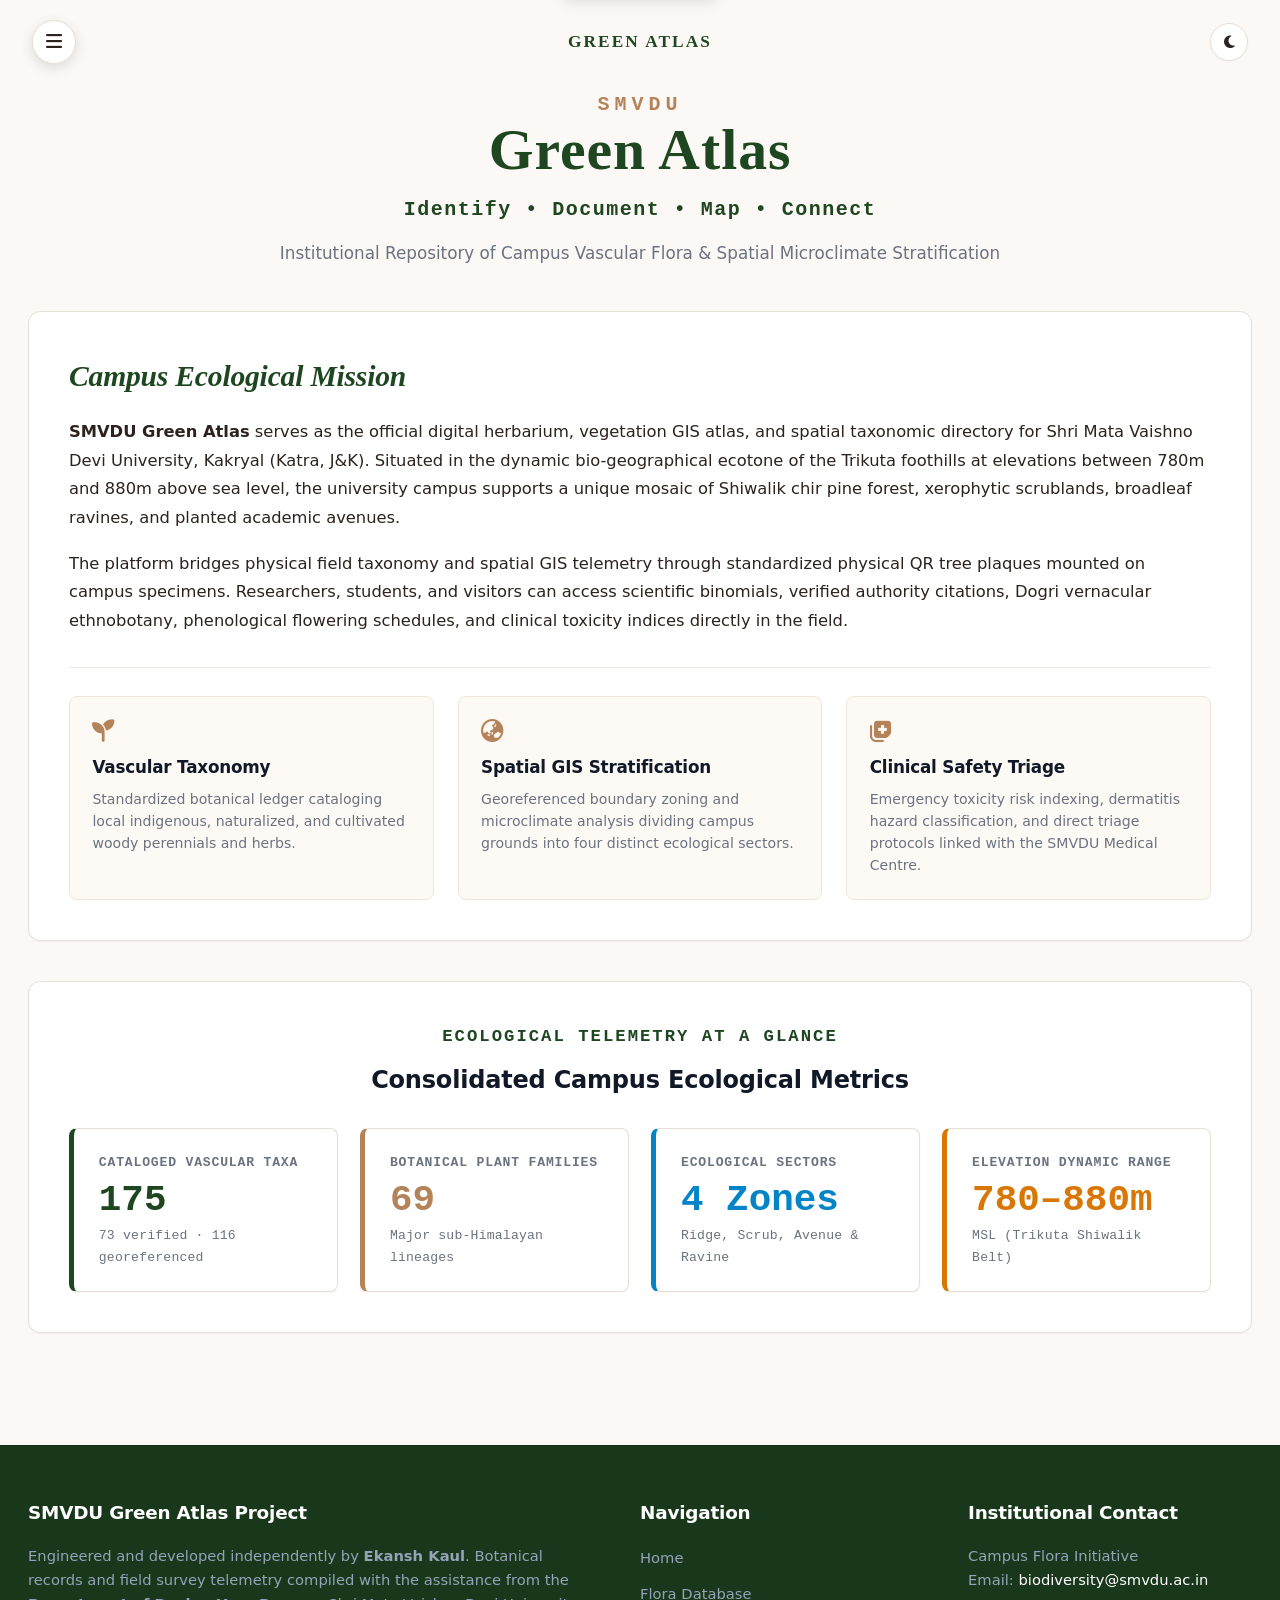
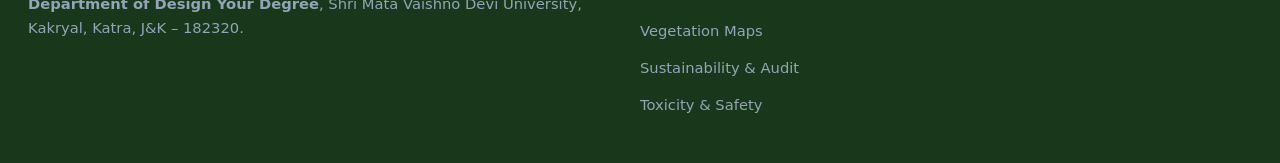
<file: index.html>
<!DOCTYPE html>
<html lang="en">
<head>
    <meta charset="UTF-8">
    <meta name="viewport" content="width=device-width, initial-scale=1.0">
    <meta name="referrer" content="strict-origin-when-cross-origin">
    <meta http-equiv="Content-Security-Policy" content="default-src 'self'; base-uri 'self'; object-src 'none'; frame-src 'none'; form-action 'self'; script-src 'self' 'sha256-qniwu46ODIC4rO19xw/cZGBTXKro7w2Y8PqLPO2aABE=' https://unpkg.com; style-src 'self' 'unsafe-inline' https://fonts.googleapis.com https://cdnjs.cloudflare.com https://unpkg.com; img-src 'self' data: blob: https://server.arcgisonline.com https://unpkg.com https://cdnjs.cloudflare.com https://api.qrserver.com; font-src 'self' data: https://fonts.gstatic.com https://cdnjs.cloudflare.com; connect-src 'self' data: blob: https://fonts.googleapis.com https://fonts.gstatic.com https://server.arcgisonline.com https://api.qrserver.com; worker-src 'self'; manifest-src 'self'">
    <title>SMVDU Green Atlas — Digital Herbarium &amp; Spatial GIS Portal</title>
    
    <!-- Instant Theme Loader: Place this BEFORE your CSS links -->
    <script>
        (function() {
            var saved = localStorage.getItem('smvdu_floris_theme');
            var theme = saved || (window.matchMedia('(prefers-color-scheme: dark)').matches ? 'dark' : 'light');
            document.documentElement.setAttribute('data-theme', theme);
        })();
    </script>

    <meta name="description" content="Official digital herbarium, spatial GIS vegetation mapping, and vascular flora database of Shri Mata Vaishno Devi University, Kakryal, Katra.">
    <meta name="theme-color" content="#1e4620">
    <meta name="apple-mobile-web-app-capable" content="yes">
    <meta name="apple-mobile-web-app-status-bar-style" content="black-translucent">
    <link rel="manifest" href="manifest.json">
    <link rel="icon" type="image/png" sizes="32x32" href="icons/favicon-32x32.png">
    <link rel="icon" type="image/svg+xml" href="icons/icon.svg">
    <link rel="apple-touch-icon" href="icons/icon-192x192.png">

    <!-- Fonts & Icons -->
    <link rel="preconnect" href="https://fonts.googleapis.com">
    <link rel="preconnect" href="https://fonts.gstatic.com" crossorigin>
    <link href="https://fonts.googleapis.com/css2?family=Inter:wght@300;400;500;600;700&family=JetBrains+Mono:wght@400;500;600;700&family=Playfair+Display:ital,wght@0,600;0,700;1,400;1,600&display=swap" rel="stylesheet">
    <link rel="stylesheet" href="https://cdnjs.cloudflare.com/ajax/libs/font-awesome/6.4.0/css/all.min.css" integrity="sha512-iecdLmaskl7CVkqkXNQ/ZH/XLlvWZOJyj7Yy7tcenmpD1ypASozpmT/E0iPtmFIB46ZmdtAc9eNBvH0H/ZpiBw==" crossorigin="anonymous" referrerpolicy="no-referrer">

    <!-- Master CSS -->
    <link rel="stylesheet" href="css/style.css">
</head>
<body class="home-page">
    <a class="skip-link" href="#main-content">Skip to content</a>

    <!-- Retractable Header Interface -->
    <header class="home-header">
        <div class="home-nav-container">
            <!-- Retractable Nav Trigger Button -->
            <button type="button" id="btn-toggle-menu" class="retractable-menu-btn" aria-label="Toggle Navigation Menu" aria-controls="retractable-nav-drawer" aria-expanded="false" title="Menu">
                <i class="fa-solid fa-bars" id="menu-icon"></i>
            </button>

            <!-- Atlas Wordmark -->
            <a href="index.html" class="nav-brand" aria-label="Green Atlas — Home">
                <span class="nav-brand-atlas">GREEN ATLAS</span>
            </a>

            <!-- Theme Toggle Button -->
            <button type="button" id="themeToggleBtn" class="theme-toggle-btn" aria-label="Toggle Light/Dark Mode" title="Toggle Light/Dark Mode">
                <i class="fa-solid fa-moon" id="themeIcon"></i>
            </button>
        </div>

        <!-- Retractable Drawer Panel -->
        <nav id="retractable-nav-drawer" class="retractable-nav-drawer" aria-hidden="true">
            <ul class="nav-links">
                <li><a href="index.html" class="active"><i class="fa-solid fa-house"></i> Home</a></li>
                <li><a href="database.html"><i class="fa-solid fa-book-bookmark"></i> Flora Database</a></li>
                <li><a href="maps.html"><i class="fa-solid fa-map-location-dot"></i> Vegetation Maps</a></li>
                <li><a href="research.html"><i class="fa-solid fa-seedling"></i> Sustainability &amp; Audit</a></li>
                <li><a href="safety.html"><i class="fa-solid fa-shield-halved"></i> Toxicity &amp; Safety</a></li>
            </ul>
        </nav>
    </header>

    <main id="main-content" tabindex="-1" class="nexus-wrapper home-main-wrapper">

        <!-- Centered Institutional Hero with Stacked Typographic Hierarchy -->
        <section class="portal-identity-hero">
            <div class="portal-title-stack">
                <span class="portal-prefix-smvdu">SMVDU</span>
                <h1 class="portal-master-title">Green Atlas</h1>
            </div>
            <p class="portal-action-tagline">Identify • Document • Map • Connect</p>
            <p class="portal-lead-tagline">
                Institutional Repository of Campus Vascular Flora &amp; Spatial Microclimate Stratification
            </p>
        </section>

        <!-- Academic Narrative & Scope -->
        <section class="portal-scope-card">
            <div class="scope-text-block">
                <h2 class="academic-mission-title">Campus Ecological Mission</h2>
                <p>
                    <strong>SMVDU Green Atlas</strong> serves as the official digital herbarium, vegetation GIS atlas, and spatial taxonomic directory for Shri Mata Vaishno Devi University, Kakryal (Katra, J&amp;K). Situated in the dynamic bio-geographical ecotone of the Trikuta foothills at elevations between 780m and 880m above sea level, the university campus supports a unique mosaic of Shiwalik chir pine forest, xerophytic scrublands, broadleaf ravines, and planted academic avenues.
                </p>
                <p>
                    The platform bridges physical field taxonomy and spatial GIS telemetry through standardized physical QR tree plaques mounted on campus specimens. Researchers, students, and visitors can access scientific binomials, verified authority citations, Dogri vernacular ethnobotany, phenological flowering schedules, and clinical toxicity indices directly in the field.
                </p>
            </div>

            <div class="scope-pillars-grid">
                <div class="scope-pillar-item">
                    <i class="fa-solid fa-seedling"></i>
                    <h4>Vascular Taxonomy</h4>
                    <p>Standardized botanical ledger cataloging local indigenous, naturalized, and cultivated woody perennials and herbs.</p>
                </div>
                <div class="scope-pillar-item">
                    <i class="fa-solid fa-earth-asia"></i>
                    <h4>Spatial GIS Stratification</h4>
                    <p>Georeferenced boundary zoning and microclimate analysis dividing campus grounds into four distinct ecological sectors.</p>
                </div>
                <div class="scope-pillar-item">
                    <i class="fa-solid fa-notes-medical"></i>
                    <h4>Clinical Safety Triage</h4>
                    <p>Emergency toxicity risk indexing, dermatitis hazard classification, and direct triage protocols linked with the SMVDU Medical Centre.</p>
                </div>
            </div>
        </section>

        <!-- Consolidated Data Deck (Contained in matching card enclosure) -->
        <section class="portal-scope-card telemetry-card-box">
            <div class="data-deck-header">
                <span class="eyebrow-tag telemetry-eyebrow">ECOLOGICAL TELEMETRY AT A GLANCE</span>
                <h3>Consolidated Campus Ecological Metrics</h3>
            </div>
            
            <div class="consolidated-stats-grid">
                <div class="stat-card">
                    <span class="stat-label">Cataloged Vascular Taxa</span>
                    <span class="stat-value" id="hero-stat-taxa">175</span>
                    <span class="density-meta">73 verified · 116 georeferenced</span>
                </div>
                <div class="stat-card gold">
                    <span class="stat-label">Botanical Plant Families</span>
                    <span class="stat-value" id="hero-stat-families">69</span>
                    <span class="density-meta">Major sub-Himalayan lineages</span>
                </div>
                <div class="stat-card cyan">
                    <span class="stat-label">Ecological Sectors</span>
                    <span class="stat-value">4 Zones</span>
                    <span class="density-meta">Ridge, Scrub, Avenue &amp; Ravine</span>
                </div>
                <div class="stat-card amber">
                    <span class="stat-label">Elevation Dynamic Range</span>
                    <span class="stat-value">780–880m</span>
                    <span class="density-meta">MSL (Trikuta Shiwalik Belt)</span>
                </div>
            </div>
        </section>

    </main>

    <footer>
        <div class="footer-content">
            <div class="footer-col">
                <h4>SMVDU Green Atlas Project</h4>
                <p> Engineered and developed independently by <strong>Ekansh Kaul</strong>. Botanical records and field survey telemetry compiled with the assistance from the <strong>Department of Design Your Degree</strong>, Shri Mata Vaishno Devi University, Kakryal, Katra, J&amp;K – 182320.</p>
            </div>
            <div class="footer-col">
                <h4>Navigation</h4>
                <ul class="footer-links">
                    <li><a href="index.html">Home</a></li>
                    <li><a href="database.html">Flora Database</a></li>
                    <li><a href="maps.html">Vegetation Maps</a></li>
                    <li><a href="research.html">Sustainability &amp; Audit</a></li>
                    <li><a href="safety.html">Toxicity &amp; Safety</a></li>
                </ul>
            </div>
            <div class="footer-col">
                <h4>Institutional Contact</h4>
                <p>Campus Flora Initiative<br>Email: <span style="color: #ffffff; font-weight: 500;">biodiversity@smvdu.ac.in</span></p>
            </div>
        </div>
    </footer>

    <!-- Global Scripts -->
    <script src="js/main.js"></script>
</body>
</html>
</file>
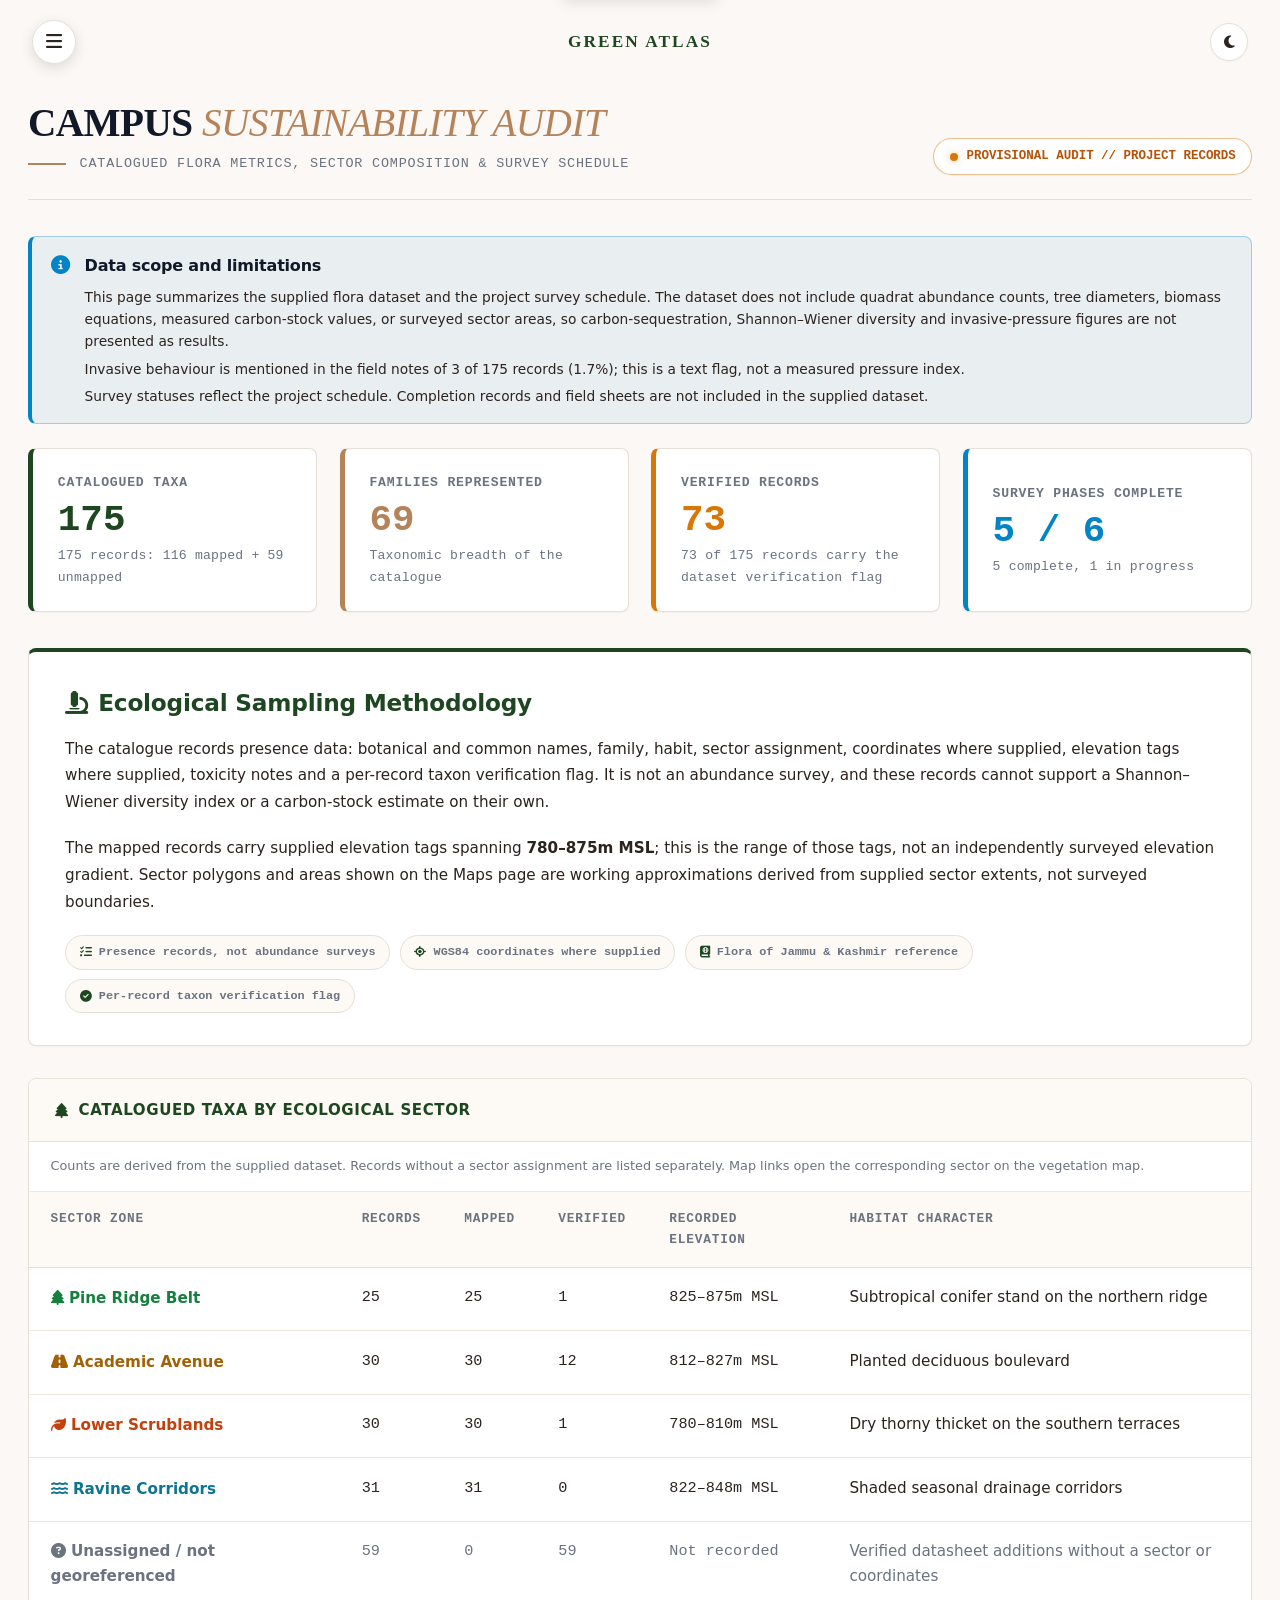
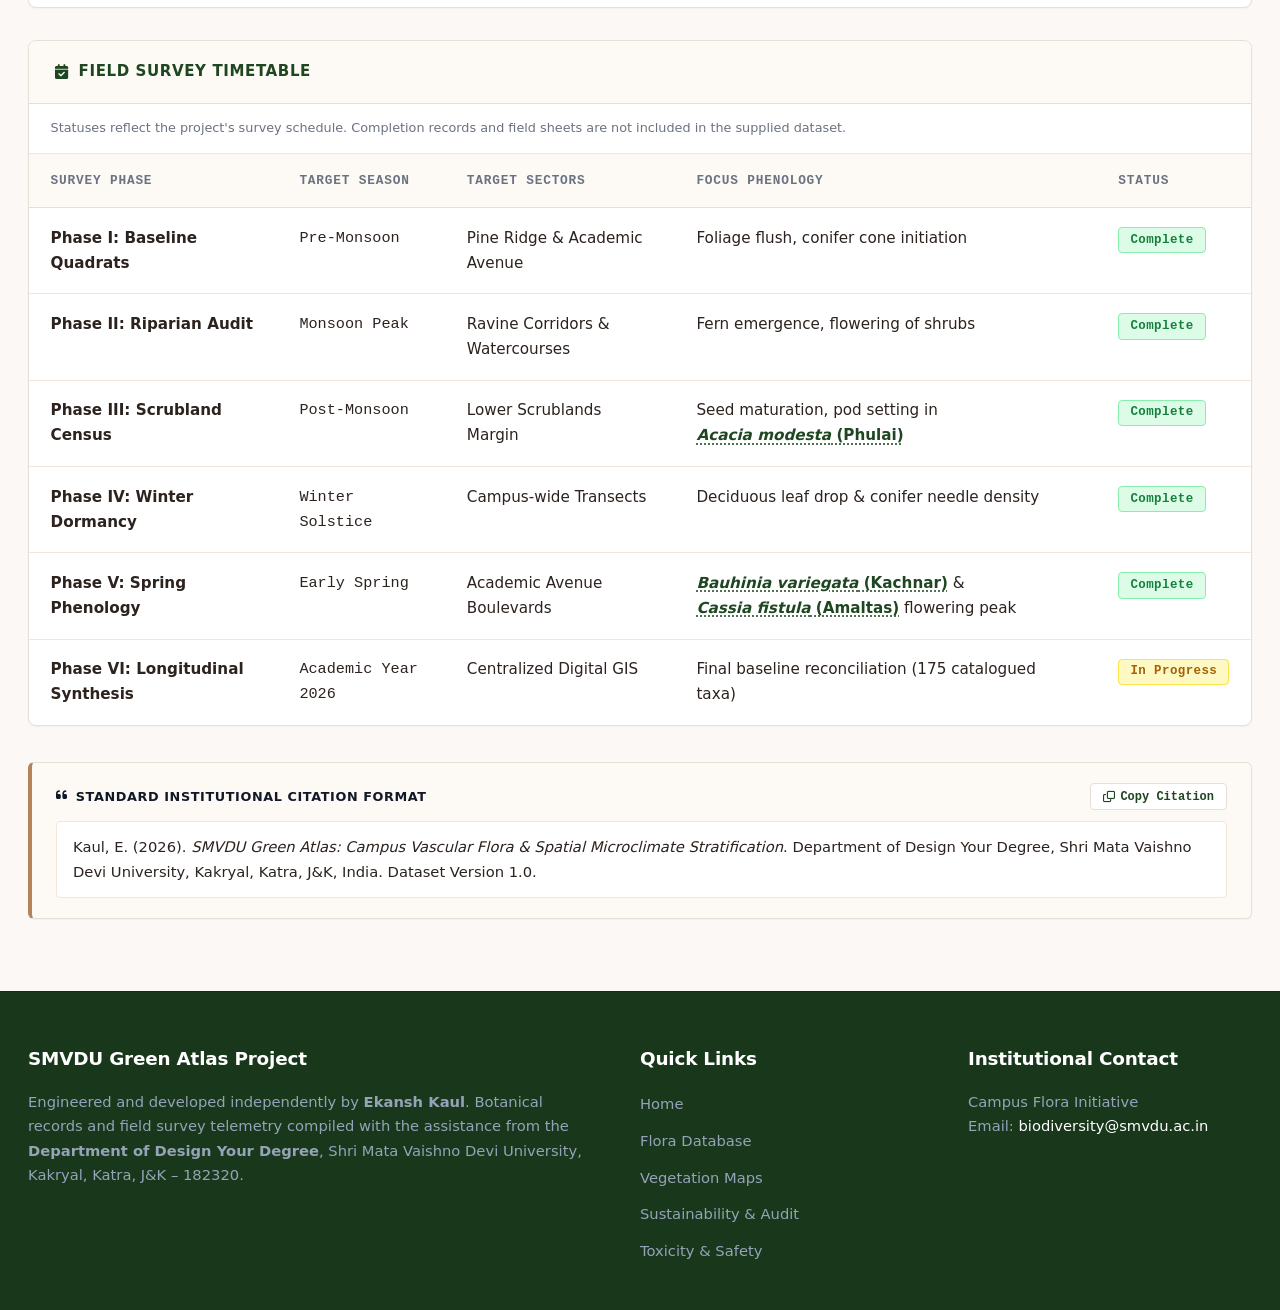
<file: research.html>
<!DOCTYPE html>
<html lang="en">
<head>
    <meta charset="UTF-8">
    <meta name="viewport" content="width=device-width, initial-scale=1.0">
    <meta name="referrer" content="strict-origin-when-cross-origin">
    <meta http-equiv="Content-Security-Policy" content="default-src 'self'; base-uri 'self'; object-src 'none'; frame-src 'none'; form-action 'self'; script-src 'self' 'sha256-qniwu46ODIC4rO19xw/cZGBTXKro7w2Y8PqLPO2aABE=' https://unpkg.com; style-src 'self' 'unsafe-inline' https://fonts.googleapis.com https://cdnjs.cloudflare.com https://unpkg.com; img-src 'self' data: blob: https://server.arcgisonline.com https://unpkg.com https://cdnjs.cloudflare.com https://api.qrserver.com; font-src 'self' data: https://fonts.gstatic.com https://cdnjs.cloudflare.com; connect-src 'self' data: blob: https://fonts.googleapis.com https://fonts.gstatic.com https://server.arcgisonline.com https://api.qrserver.com; worker-src 'self'; manifest-src 'self'">
    <title>Sustainability &amp; Ecological Audit — SMVDU Green Atlas</title>

    <!-- Instant Theme Loader: Place this BEFORE your CSS links -->
    <script>
        (function() {
            var saved = localStorage.getItem('smvdu_floris_theme');
            var theme = saved || (window.matchMedia('(prefers-color-scheme: dark)').matches ? 'dark' : 'light');
            document.documentElement.setAttribute('data-theme', theme);
        })();
    </script>

    <meta name="description" content="Catalogued flora metrics, ecological sector composition, survey schedule, and documented data limitations for the SMVDU Green Atlas.">
    <meta name="theme-color" content="#1e4620">
    <meta name="apple-mobile-web-app-capable" content="yes">
    <meta name="apple-mobile-web-app-status-bar-style" content="black-translucent">
    <link rel="manifest" href="manifest.json">
    <link rel="icon" type="image/png" sizes="32x32" href="icons/favicon-32x32.png">
    <link rel="icon" type="image/svg+xml" href="icons/icon.svg">
    <link rel="apple-touch-icon" href="icons/icon-192x192.png">

    <!-- Typography & Iconography -->
    <link rel="preconnect" href="https://fonts.googleapis.com">
    <link rel="preconnect" href="https://fonts.gstatic.com" crossorigin>
    <link href="https://fonts.googleapis.com/css2?family=Inter:wght@300;400;500;600;700&family=JetBrains+Mono:wght@400;500;600;700&family=Playfair+Display:ital,wght@0,600;0,700;1,400;1,600&display=swap" rel="stylesheet">
    <link rel="stylesheet" href="https://cdnjs.cloudflare.com/ajax/libs/font-awesome/6.4.0/css/all.min.css" integrity="sha512-iecdLmaskl7CVkqkXNQ/ZH/XLlvWZOJyj7Yy7tcenmpD1ypASozpmT/E0iPtmFIB46ZmdtAc9eNBvH0H/ZpiBw==" crossorigin="anonymous" referrerpolicy="no-referrer">

    <!-- Master CSS & Research-Specific CSS -->
    <link rel="stylesheet" href="css/style.css">
    <link rel="stylesheet" href="css/research.css">
</head>
<body>
    <a class="skip-link" href="#main-content">Skip to content</a>

    <!-- Retractable Header Interface -->
    <header class="home-header">
        <div class="home-nav-container">
            <!-- Retractable Nav Trigger Button -->
            <button type="button" id="btn-toggle-menu" class="retractable-menu-btn" aria-label="Toggle Navigation Menu" aria-controls="retractable-nav-drawer" aria-expanded="false" title="Menu">
                <i class="fa-solid fa-bars" id="menu-icon"></i>
            </button>

            <!-- Atlas Wordmark -->
            <a href="index.html" class="nav-brand" aria-label="Green Atlas — Home">
                <span class="nav-brand-atlas">GREEN ATLAS</span>
            </a>

            <!-- Theme Toggle Button -->
            <button type="button" id="themeToggleBtn" class="theme-toggle-btn" aria-label="Toggle Light/Dark Mode" title="Toggle Light/Dark Mode">
                <i class="fa-solid fa-moon" id="themeIcon"></i>
            </button>
        </div>

        <!-- Retractable Drawer Panel -->
        <nav id="retractable-nav-drawer" class="retractable-nav-drawer" aria-hidden="true">
            <ul class="nav-links">
                <li><a href="index.html"><i class="fa-solid fa-house"></i> Home</a></li>
                <li><a href="database.html"><i class="fa-solid fa-book-bookmark"></i> Flora Database</a></li>
                <li><a href="maps.html"><i class="fa-solid fa-map-location-dot"></i> Vegetation Maps</a></li>
                <li><a href="research.html" class="active" aria-current="page"><i class="fa-solid fa-seedling"></i> Sustainability &amp; Audit</a></li>
                <li><a href="safety.html"><i class="fa-solid fa-shield-halved"></i> Toxicity &amp; Safety</a></li>
            </ul>
        </nav>
    </header>

    <main id="main-content" tabindex="-1" class="nexus-wrapper">

        <!-- Header -->
        <div class="db-header">
            <div class="db-title">
                <h1>CAMPUS <span>SUSTAINABILITY AUDIT</span></h1>
                <div class="db-subtitle">
                    <span class="db-subtitle-line"></span>
                    <p>Catalogued Flora Metrics, Sector Composition &amp; Survey Schedule</p>
                </div>
            </div>
            <div class="status-chip research-status-chip">
                <div class="status-dot"></div>
                <span>PROVISIONAL AUDIT // PROJECT RECORDS</span>
            </div>
        </div>

        <!-- Data Scope Notice -->
        <section class="research-notice" aria-labelledby="research-notice-title">
            <i class="fa-solid fa-circle-info" aria-hidden="true"></i>
            <div>
                <h2 id="research-notice-title">Data scope and limitations</h2>
                <p>This page summarizes the supplied flora dataset and the project survey schedule. The dataset does not include quadrat abundance counts, tree diameters, biomass equations, measured carbon-stock values, or surveyed sector areas, so carbon-sequestration, Shannon&ndash;Wiener diversity and invasive-pressure figures are not presented as results.</p>
                <p id="research-invasive-note">Invasive behaviour is mentioned in some field notes; this is a text flag, not a measured pressure index.</p>
                <p>Survey statuses reflect the project schedule. Completion records and field sheets are not included in the supplied dataset.</p>
            </div>
        </section>

        <!-- Telemetry Stats Grid -->
        <div class="density-stats-grid" aria-label="Catalogued flora metrics">
            <div class="stat-card">
                <div class="stat-label">Catalogued Taxa</div>
                <div class="stat-value" id="research-stat-taxa">--</div>
                <div class="density-meta" id="research-meta-taxa">Loading records&hellip;</div>
            </div>
            <div class="stat-card gold">
                <div class="stat-label">Families Represented</div>
                <div class="stat-value" id="research-stat-families">--</div>
                <div class="density-meta" id="research-meta-families">Taxonomic breadth of the catalogue</div>
            </div>
            <div class="stat-card amber">
                <div class="stat-label">Verified Records</div>
                <div class="stat-value" id="research-stat-verified">--</div>
                <div class="density-meta" id="research-meta-verified">Taxon record verification only</div>
            </div>
            <div class="stat-card cyan">
                <div class="stat-label">Survey Phases Complete</div>
                <div class="stat-value" id="research-stat-surveys">--</div>
                <div class="density-meta" id="research-meta-surveys">Documented project schedule</div>
            </div>
        </div>

        <!-- Research Methodology Narrative -->
        <article class="audit-narrative-card">
            <h2><i class="fa-solid fa-microscope" aria-hidden="true"></i> Ecological Sampling Methodology</h2>
            <p>The catalogue records presence data: botanical and common names, family, habit, sector assignment, coordinates where supplied, elevation tags where supplied, toxicity notes and a per-record taxon verification flag. It is not an abundance survey, and these records cannot support a Shannon&ndash;Wiener diversity index or a carbon-stock estimate on their own.</p>
            <p>The mapped records carry supplied elevation tags spanning <strong id="research-elevation-range">not recorded</strong>; this is the range of those tags, not an independently surveyed elevation gradient. Sector polygons and areas shown on the Maps page are working approximations derived from supplied sector extents, not surveyed boundaries.</p>
            <div class="methodology-pills">
                <span class="method-pill"><i class="fa-solid fa-list-check" aria-hidden="true"></i> Presence records, not abundance surveys</span>
                <span class="method-pill"><i class="fa-solid fa-location-crosshairs" aria-hidden="true"></i> WGS84 coordinates where supplied</span>
                <span class="method-pill"><i class="fa-solid fa-book-atlas" aria-hidden="true"></i> Flora of Jammu &amp; Kashmir reference</span>
                <span class="method-pill"><i class="fa-solid fa-circle-check" aria-hidden="true"></i> Per-record taxon verification flag</span>
            </div>
        </article>

        <!-- Catalogued Taxa by Sector -->
        <section class="density-table-card research-section" aria-labelledby="sector-table-heading">
            <div class="table-header-bar">
                <h2 class="table-title" id="sector-table-heading">
                    <i class="fa-solid fa-tree" aria-hidden="true"></i> Catalogued Taxa by Ecological Sector
                </h2>
            </div>
            <p class="table-note">Counts are derived from the supplied dataset. Records without a sector assignment are listed separately. Map links open the corresponding sector on the vegetation map. <span class="table-scroll-hint">Scroll horizontally to view all columns.</span></p>
            <div class="table-scroll">
                <table class="research-table research-table--sectors">
                    <thead>
                        <tr>
                            <th scope="col">Sector Zone</th>
                            <th scope="col">Records</th>
                            <th scope="col">Mapped</th>
                            <th scope="col">Verified</th>
                            <th scope="col">Recorded Elevation</th>
                            <th scope="col">Habitat Character</th>
                        </tr>
                    </thead>
                    <tbody id="research-sector-body">
                        <tr class="sector-row-interactive" data-sector="Pine Ridge Belt" tabindex="0" title="Open Pine Ridge Belt on the vegetation map">
                            <td>
                                <div class="sector-tile-content">
                                    <strong class="sector-name sector-name-pine"><i class="fa-solid fa-tree" aria-hidden="true"></i> Pine Ridge Belt</strong>
                                    <a class="sector-map-btn" href="maps.html?sector=Pine%20Ridge%20Belt" aria-label="Open Pine Ridge Belt on the vegetation map">
                                        <i class="fa-solid fa-map-location-dot" aria-hidden="true"></i> map
                                    </a>
                                </div>
                            </td>
                            <td class="font-mono" data-sector-stat="total">&mdash;</td>
                            <td class="font-mono" data-sector-stat="mapped">&mdash;</td>
                            <td class="font-mono" data-sector-stat="verified">&mdash;</td>
                            <td class="font-mono" data-sector-stat="elevation">&mdash;</td>
                            <td>Subtropical conifer stand on the northern ridge</td>
                        </tr>
                        <tr class="sector-row-interactive" data-sector="Academic Avenue" tabindex="0" title="Open Academic Avenue on the vegetation map">
                            <td>
                                <div class="sector-tile-content">
                                    <strong class="sector-name sector-name-avenue"><i class="fa-solid fa-road" aria-hidden="true"></i> Academic Avenue</strong>
                                    <a class="sector-map-btn" href="maps.html?sector=Academic%20Avenue" aria-label="Open Academic Avenue on the vegetation map">
                                        <i class="fa-solid fa-map-location-dot" aria-hidden="true"></i> map
                                    </a>
                                </div>
                            </td>
                            <td class="font-mono" data-sector-stat="total">&mdash;</td>
                            <td class="font-mono" data-sector-stat="mapped">&mdash;</td>
                            <td class="font-mono" data-sector-stat="verified">&mdash;</td>
                            <td class="font-mono" data-sector-stat="elevation">&mdash;</td>
                            <td>Planted deciduous boulevard</td>
                        </tr>
                        <tr class="sector-row-interactive" data-sector="Lower Scrublands" tabindex="0" title="Open Lower Scrublands on the vegetation map">
                            <td>
                                <div class="sector-tile-content">
                                    <strong class="sector-name sector-name-scrub"><i class="fa-solid fa-leaf" aria-hidden="true"></i> Lower Scrublands</strong>
                                    <a class="sector-map-btn" href="maps.html?sector=Lower%20Scrublands" aria-label="Open Lower Scrublands on the vegetation map">
                                        <i class="fa-solid fa-map-location-dot" aria-hidden="true"></i> map
                                    </a>
                                </div>
                            </td>
                            <td class="font-mono" data-sector-stat="total">&mdash;</td>
                            <td class="font-mono" data-sector-stat="mapped">&mdash;</td>
                            <td class="font-mono" data-sector-stat="verified">&mdash;</td>
                            <td class="font-mono" data-sector-stat="elevation">&mdash;</td>
                            <td>Dry thorny thicket on the southern terraces</td>
                        </tr>
                        <tr class="sector-row-interactive" data-sector="Ravine Corridors" tabindex="0" title="Open Ravine Corridors on the vegetation map">
                            <td>
                                <div class="sector-tile-content">
                                    <strong class="sector-name sector-name-ravine"><i class="fa-solid fa-water" aria-hidden="true"></i> Ravine Corridors</strong>
                                    <a class="sector-map-btn" href="maps.html?sector=Ravine%20Corridors" aria-label="Open Ravine Corridors on the vegetation map">
                                        <i class="fa-solid fa-map-location-dot" aria-hidden="true"></i> map
                                    </a>
                                </div>
                            </td>
                            <td class="font-mono" data-sector-stat="total">&mdash;</td>
                            <td class="font-mono" data-sector-stat="mapped">&mdash;</td>
                            <td class="font-mono" data-sector-stat="verified">&mdash;</td>
                            <td class="font-mono" data-sector-stat="elevation">&mdash;</td>
                            <td>Shaded seasonal drainage corridors</td>
                        </tr>
                        <tr class="sector-row-unassigned" data-sector="Unassigned">
                            <td>
                                <div class="sector-tile-content">
                                    <strong class="sector-name sector-name-unassigned"><i class="fa-solid fa-circle-question" aria-hidden="true"></i> Unassigned / not georeferenced</strong>
                                </div>
                            </td>
                            <td class="font-mono" data-sector-stat="total">&mdash;</td>
                            <td class="font-mono" data-sector-stat="mapped">&mdash;</td>
                            <td class="font-mono" data-sector-stat="verified">&mdash;</td>
                            <td class="font-mono" data-sector-stat="elevation">Not recorded</td>
                            <td>Verified datasheet additions without a sector or coordinates</td>
                        </tr>
                    </tbody>
                </table>
            </div>
        </section>

        <!-- Field Survey Timetable -->
        <section class="density-table-card research-section" aria-labelledby="survey-table-heading">
            <div class="table-header-bar">
                <h2 class="table-title" id="survey-table-heading">
                    <i class="fa-solid fa-calendar-check" aria-hidden="true"></i> Field Survey Timetable
                </h2>
            </div>
            <p class="table-note">Statuses reflect the project's survey schedule. Completion records and field sheets are not included in the supplied dataset. <span class="table-scroll-hint">Scroll horizontally to view all columns.</span></p>
            <div class="table-scroll">
                <table class="research-table research-table--surveys">
                    <thead>
                        <tr>
                            <th scope="col">Survey Phase</th>
                            <th scope="col">Target Season</th>
                            <th scope="col">Target Sectors</th>
                            <th scope="col">Focus Phenology</th>
                            <th scope="col">Status</th>
                        </tr>
                    </thead>
                    <tbody>
                        <tr>
                            <td><strong>Phase I: Baseline Quadrats</strong></td>
                            <td class="font-mono">Pre-Monsoon</td>
                            <td>Pine Ridge &amp; Academic Avenue</td>
                            <td>Foliage flush, conifer cone initiation</td>
                            <td><span class="hazard-chip hazard-safe" data-survey-status="complete">Complete</span></td>
                        </tr>
                        <tr>
                            <td><strong>Phase II: Riparian Audit</strong></td>
                            <td class="font-mono">Monsoon Peak</td>
                            <td>Ravine Corridors &amp; Watercourses</td>
                            <td>Fern emergence, flowering of shrubs</td>
                            <td><span class="hazard-chip hazard-safe" data-survey-status="complete">Complete</span></td>
                        </tr>
                        <tr>
                            <td><strong>Phase III: Scrubland Census</strong></td>
                            <td class="font-mono">Post-Monsoon</td>
                            <td>Lower Scrublands Margin</td>
                            <td>Seed maturation, pod setting in <span class="plant-hover-trigger" data-plant="Acacia modesta"><em>Acacia modesta</em> (Phulai)</span></td>
                            <td><span class="hazard-chip hazard-safe" data-survey-status="complete">Complete</span></td>
                        </tr>
                        <tr>
                            <td><strong>Phase IV: Winter Dormancy</strong></td>
                            <td class="font-mono">Winter Solstice</td>
                            <td>Campus-wide Transects</td>
                            <td>Deciduous leaf drop &amp; conifer needle density</td>
                            <td><span class="hazard-chip hazard-safe" data-survey-status="complete">Complete</span></td>
                        </tr>
                        <tr>
                            <td><strong>Phase V: Spring Phenology</strong></td>
                            <td class="font-mono">Early Spring</td>
                            <td>Academic Avenue Boulevards</td>
                            <td><span class="plant-hover-trigger" data-plant="Bauhinia variegata"><em>Bauhinia variegata</em> (Kachnar)</span> &amp; <span class="plant-hover-trigger" data-plant="Cassia fistula"><em>Cassia fistula</em> (Amaltas)</span> flowering peak</td>
                            <td><span class="hazard-chip hazard-safe" data-survey-status="complete">Complete</span></td>
                        </tr>
                        <tr>
                            <td><strong>Phase VI: Longitudinal Synthesis</strong></td>
                            <td class="font-mono">Academic Year 2026</td>
                            <td>Centralized Digital GIS</td>
                            <td>Final baseline reconciliation (175 catalogued taxa)</td>
                            <td><span class="hazard-chip hazard-irritant" data-survey-status="in-progress">In Progress</span></td>
                        </tr>
                    </tbody>
                </table>
            </div>
        </section>

        <!-- Formatted Academic Citation Reference Box with Copy Action -->
        <div class="citation-box" id="citationBox">
            <div class="citation-header">
                <h2><i class="fa-solid fa-quote-left" aria-hidden="true"></i> Standard Institutional Citation Format</h2>
                <button type="button" class="btn-copy-citation" id="btnCopyCitation">
                    <i class="fa-regular fa-clone" aria-hidden="true"></i> <span id="copyBtnText">Copy Citation</span>
                </button>
            </div>
            <div class="citation-text" id="citationContent">
                Kaul, E. (2026). <em>SMVDU Green Atlas: Campus Vascular Flora &amp; Spatial Microclimate Stratification</em>. Department of Design Your Degree, Shri Mata Vaishno Devi University, Kakryal, Katra, J&amp;K, India. Dataset Version 1.0.
            </div>
            <span id="copyStatus" class="sr-only" role="status" aria-live="polite"></span>
        </div>

    </main>

    <!-- Floating Hovercard Component for Plant Details -->
    <div id="plantHoverCard" class="plant-hover-popup" role="group" aria-label="Plant details" aria-hidden="true"></div>

    <!-- Fixed Footer -->
    <footer>
        <div class="footer-content">
            <div class="footer-col">
                <h4>SMVDU Green Atlas Project</h4>
                <p>Engineered and developed independently by <strong>Ekansh Kaul</strong>. Botanical records and field survey telemetry compiled with the assistance from the <strong>Department of Design Your Degree</strong>, Shri Mata Vaishno Devi University, Kakryal, Katra, J&amp;K – 182320.</p>
            </div>
            <div class="footer-col">
                <h4>Quick Links</h4>
                <ul class="footer-links">
                    <li><a href="index.html">Home</a></li>
                    <li><a href="database.html">Flora Database</a></li>
                    <li><a href="maps.html">Vegetation Maps</a></li>
                    <li><a href="research.html">Sustainability &amp; Audit</a></li>
                    <li><a href="safety.html">Toxicity &amp; Safety</a></li>
                </ul>
            </div>
            <div class="footer-col">
                <h4>Institutional Contact</h4>
                <p>Campus Flora Initiative<br>Email: <span style="color: #ffffff; font-weight: 500;">biodiversity@smvdu.ac.in</span></p>
            </div>
        </div>
    </footer>

    <!-- Global Scripts -->
    <script src="js/data.js"></script>
    <script src="js/main.js"></script>
    <script src="js/research.js"></script>
</body>
</html>
</file>
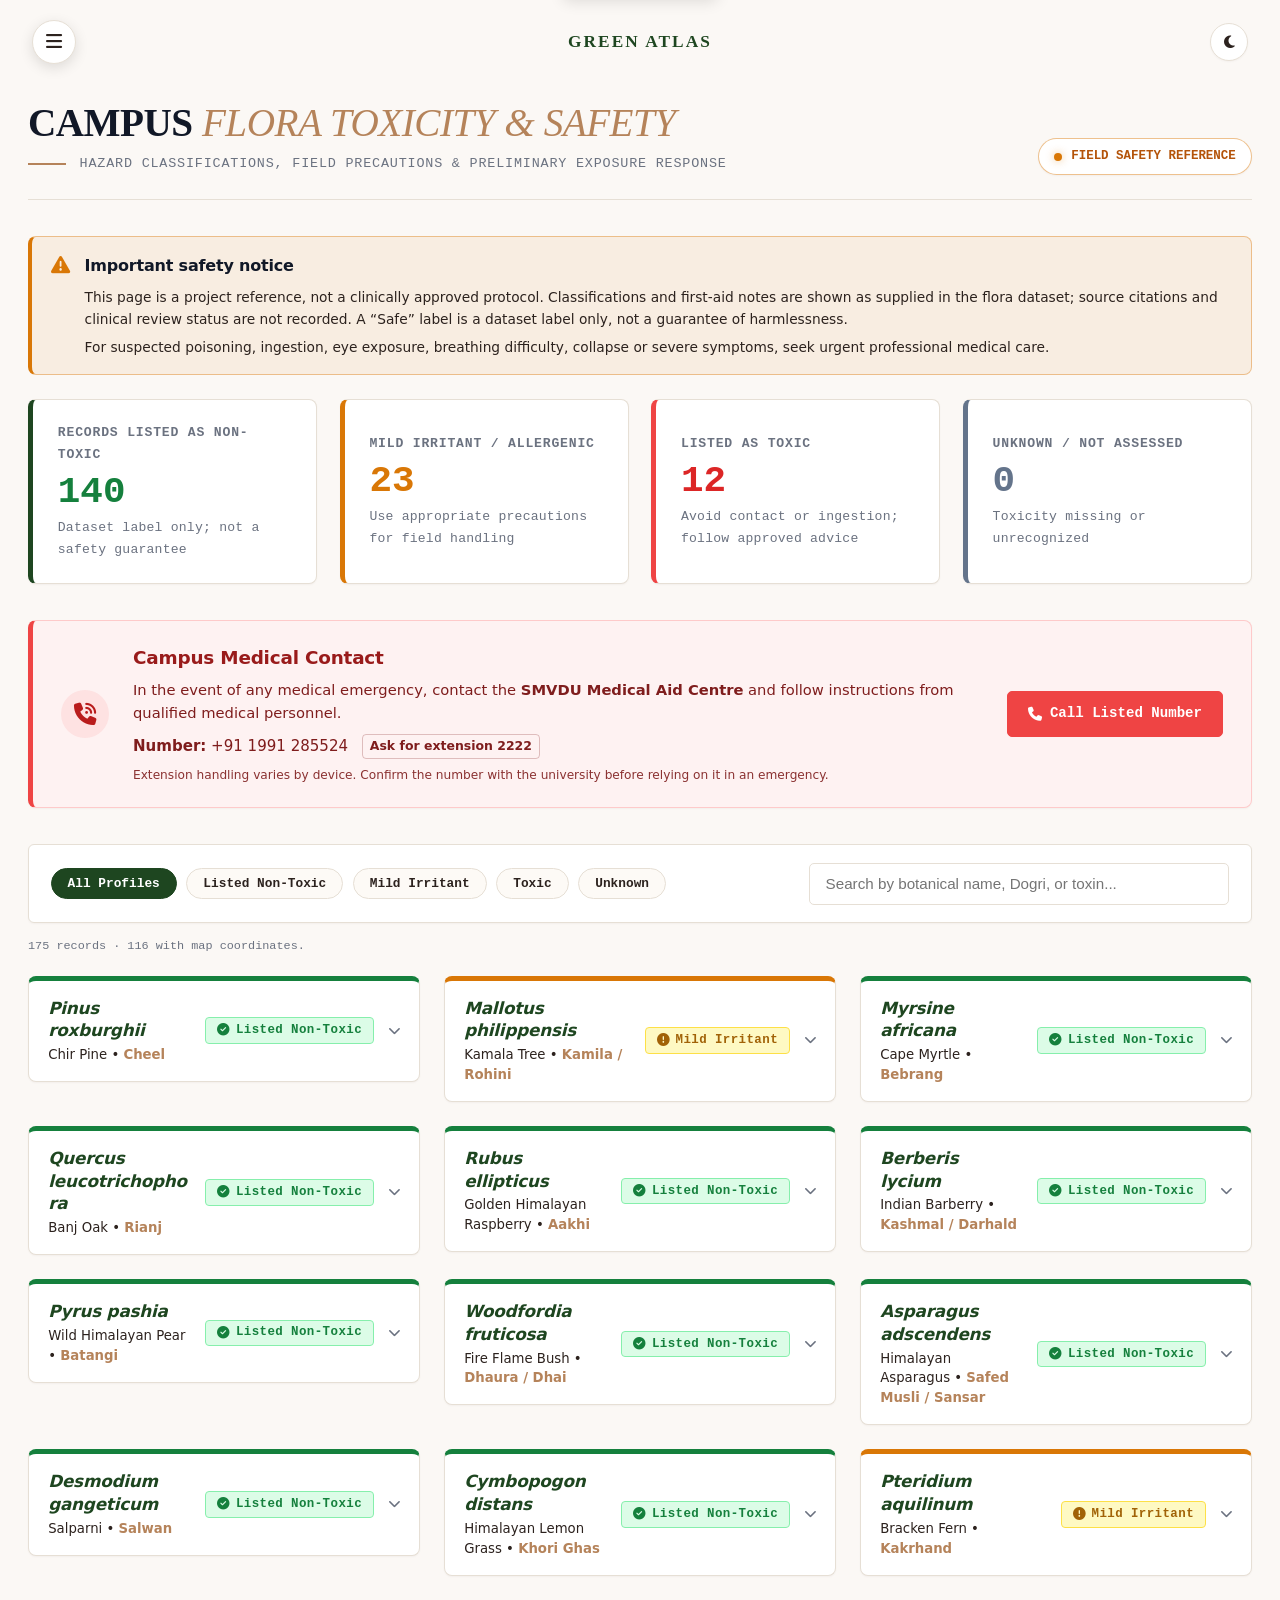
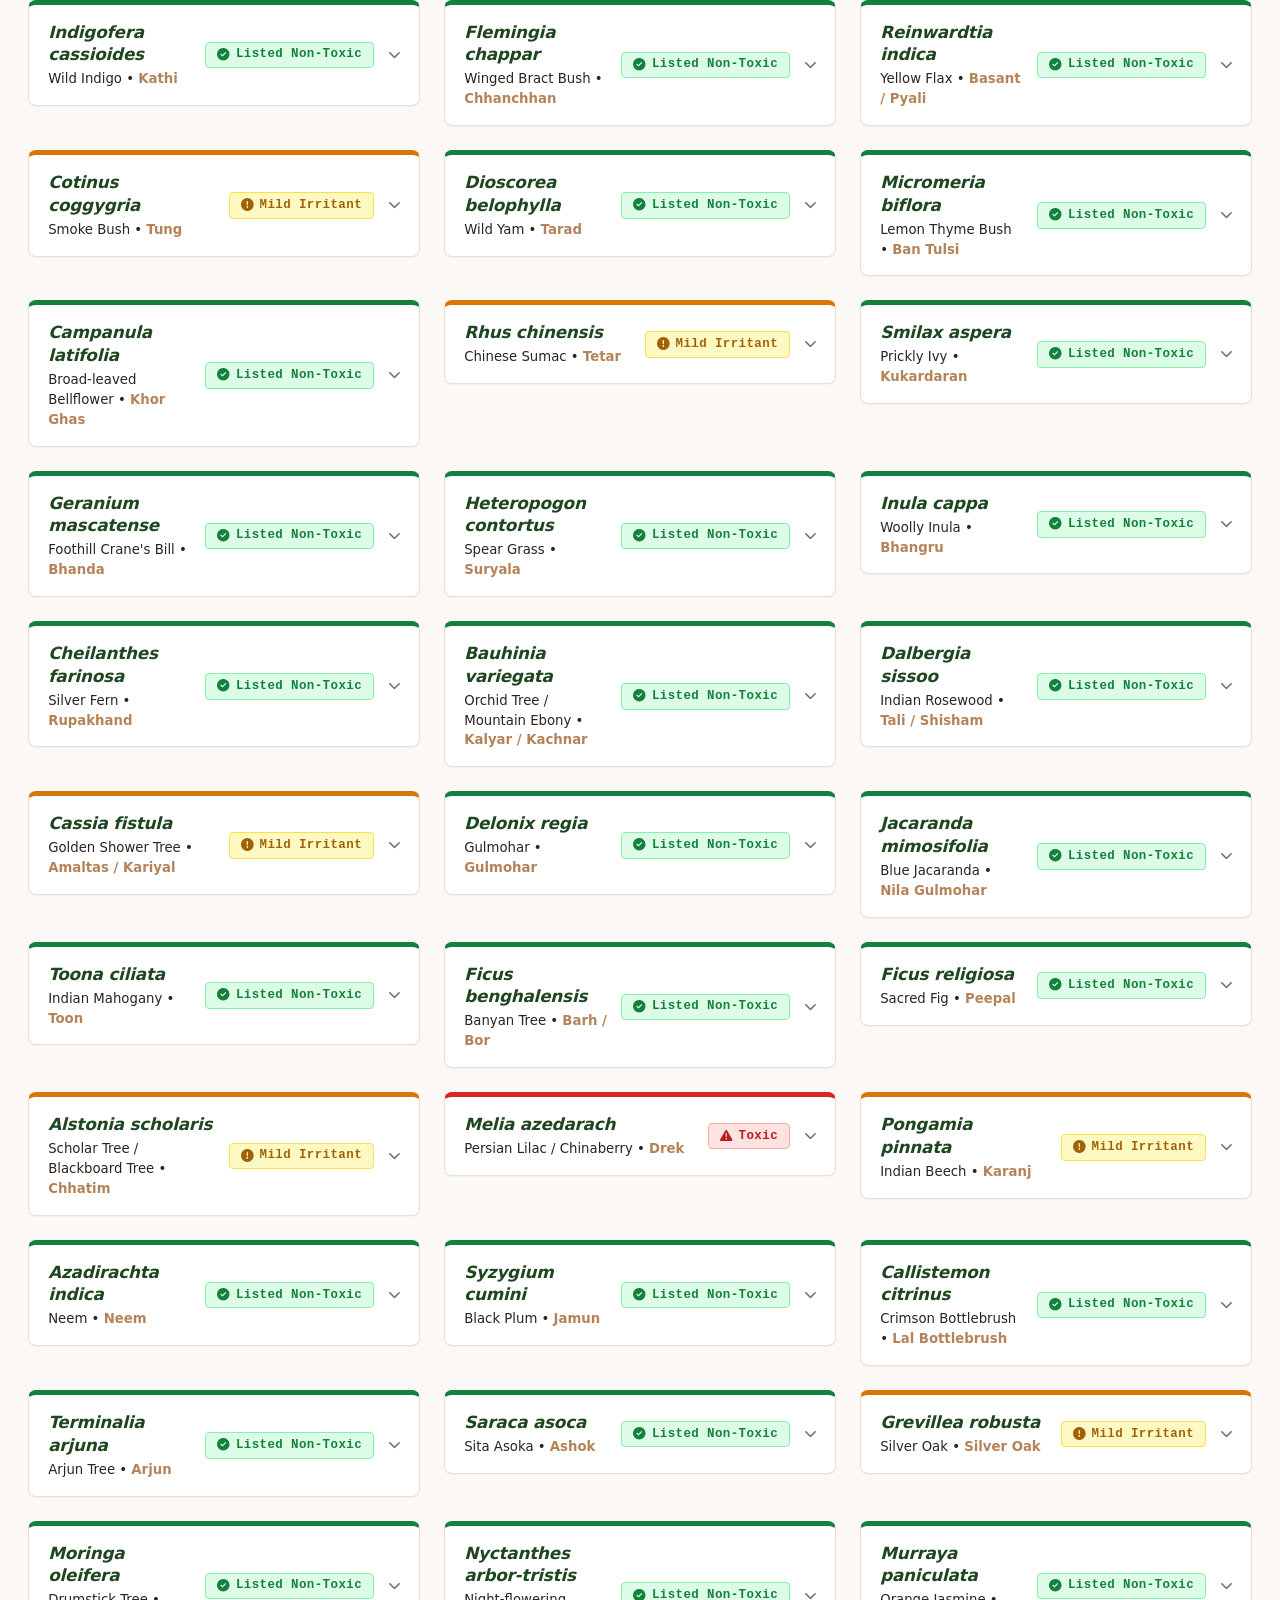
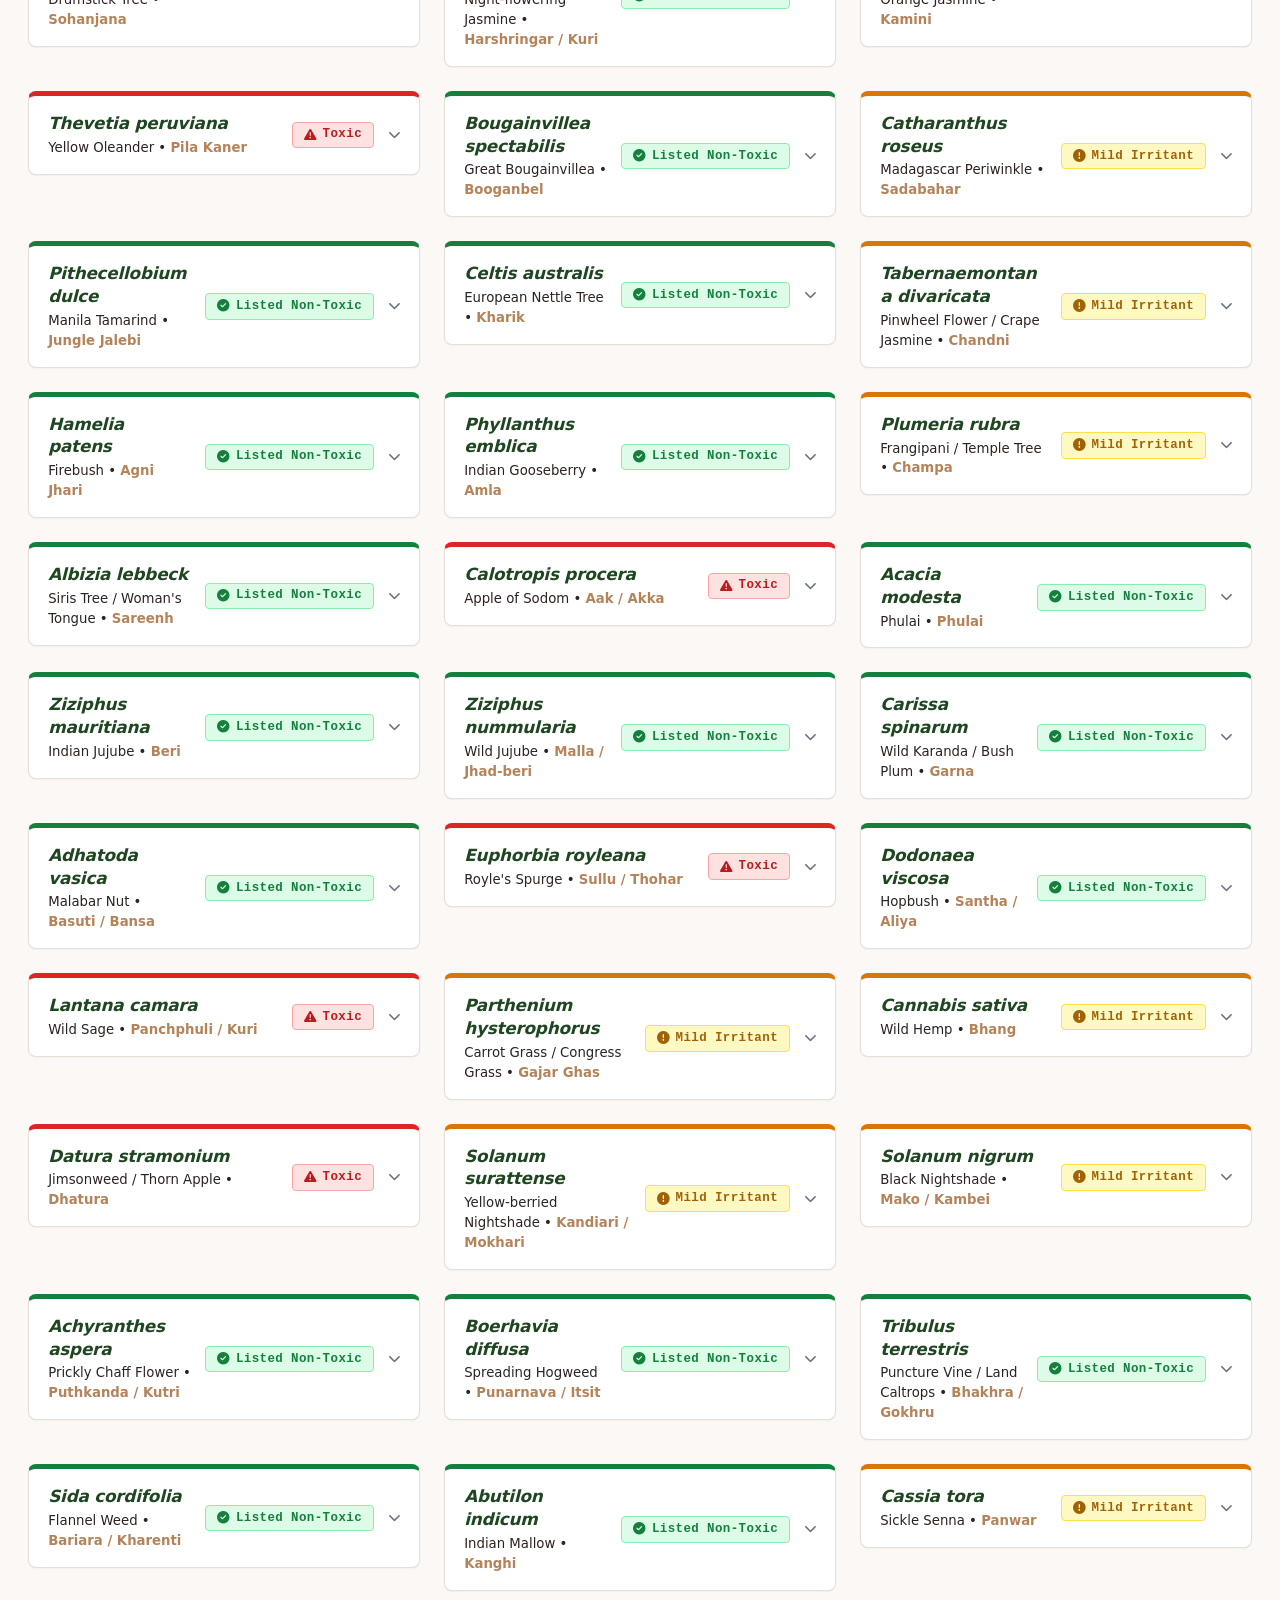
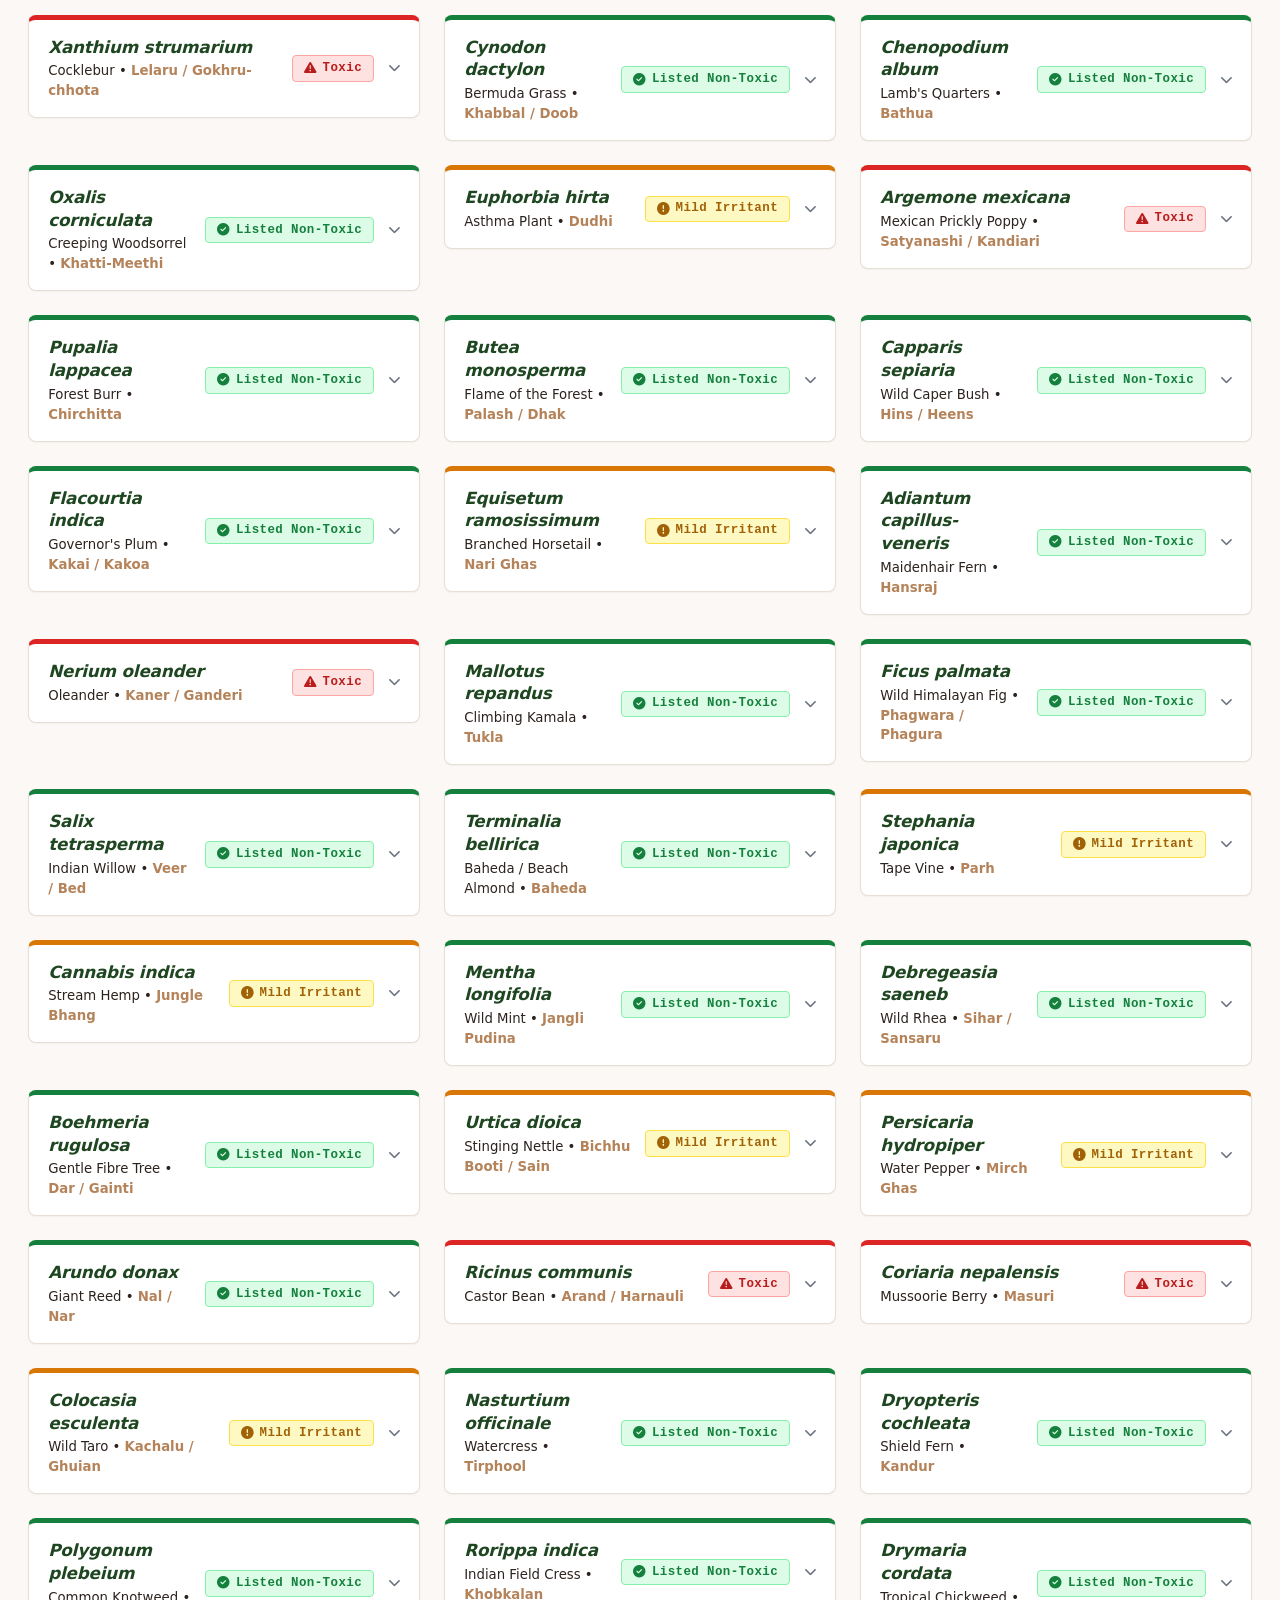
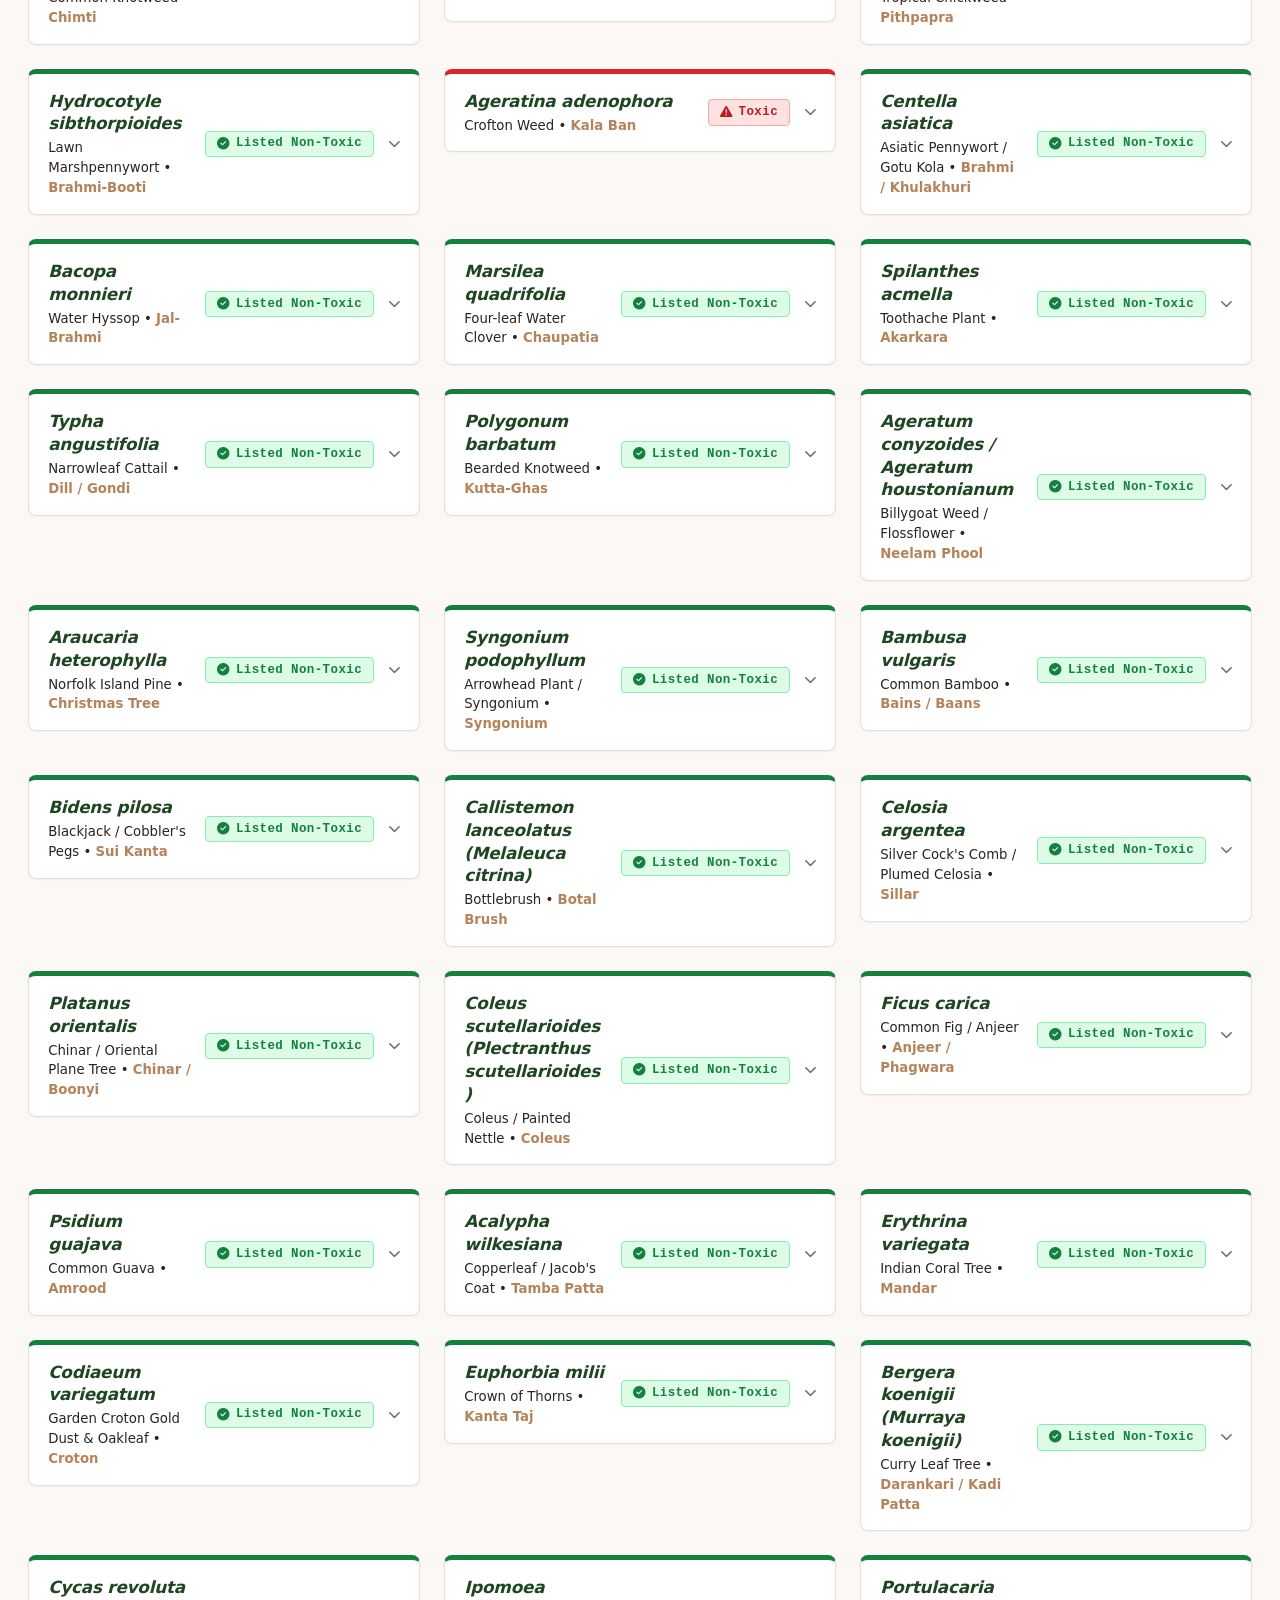
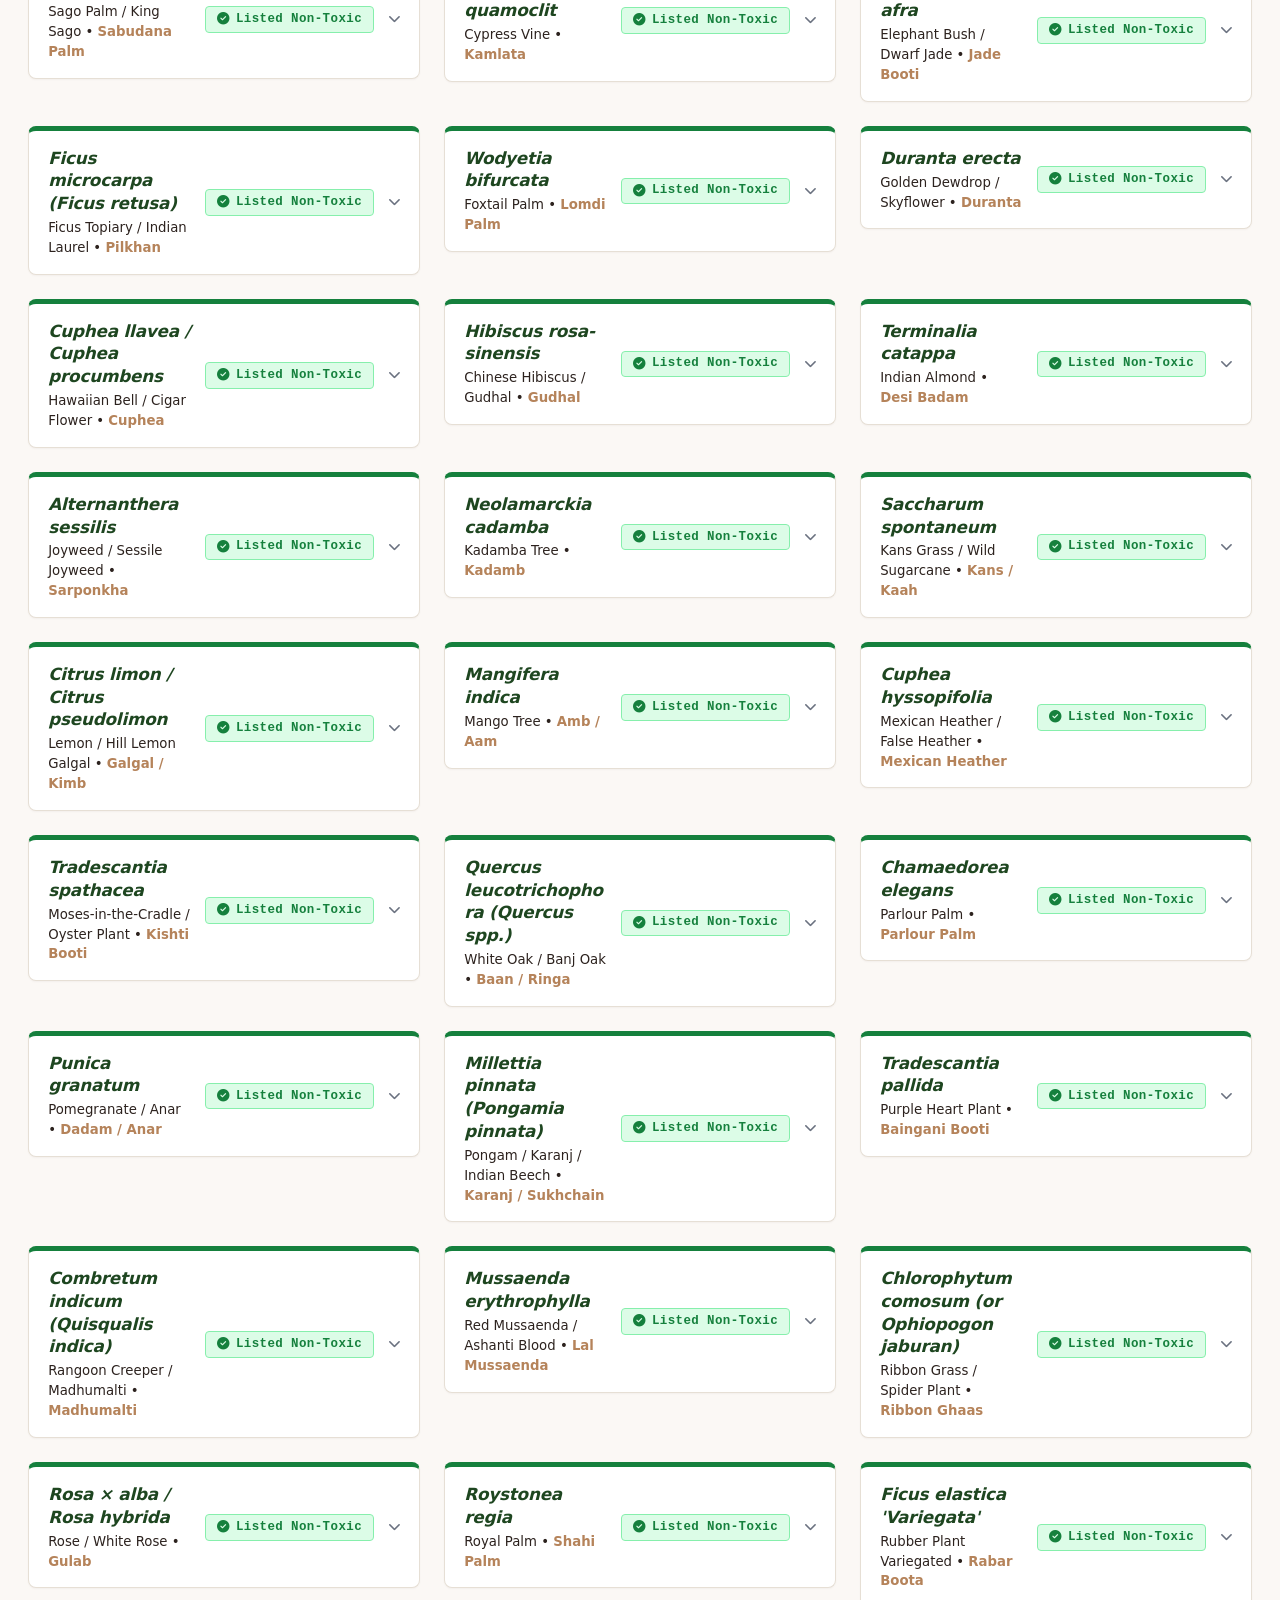
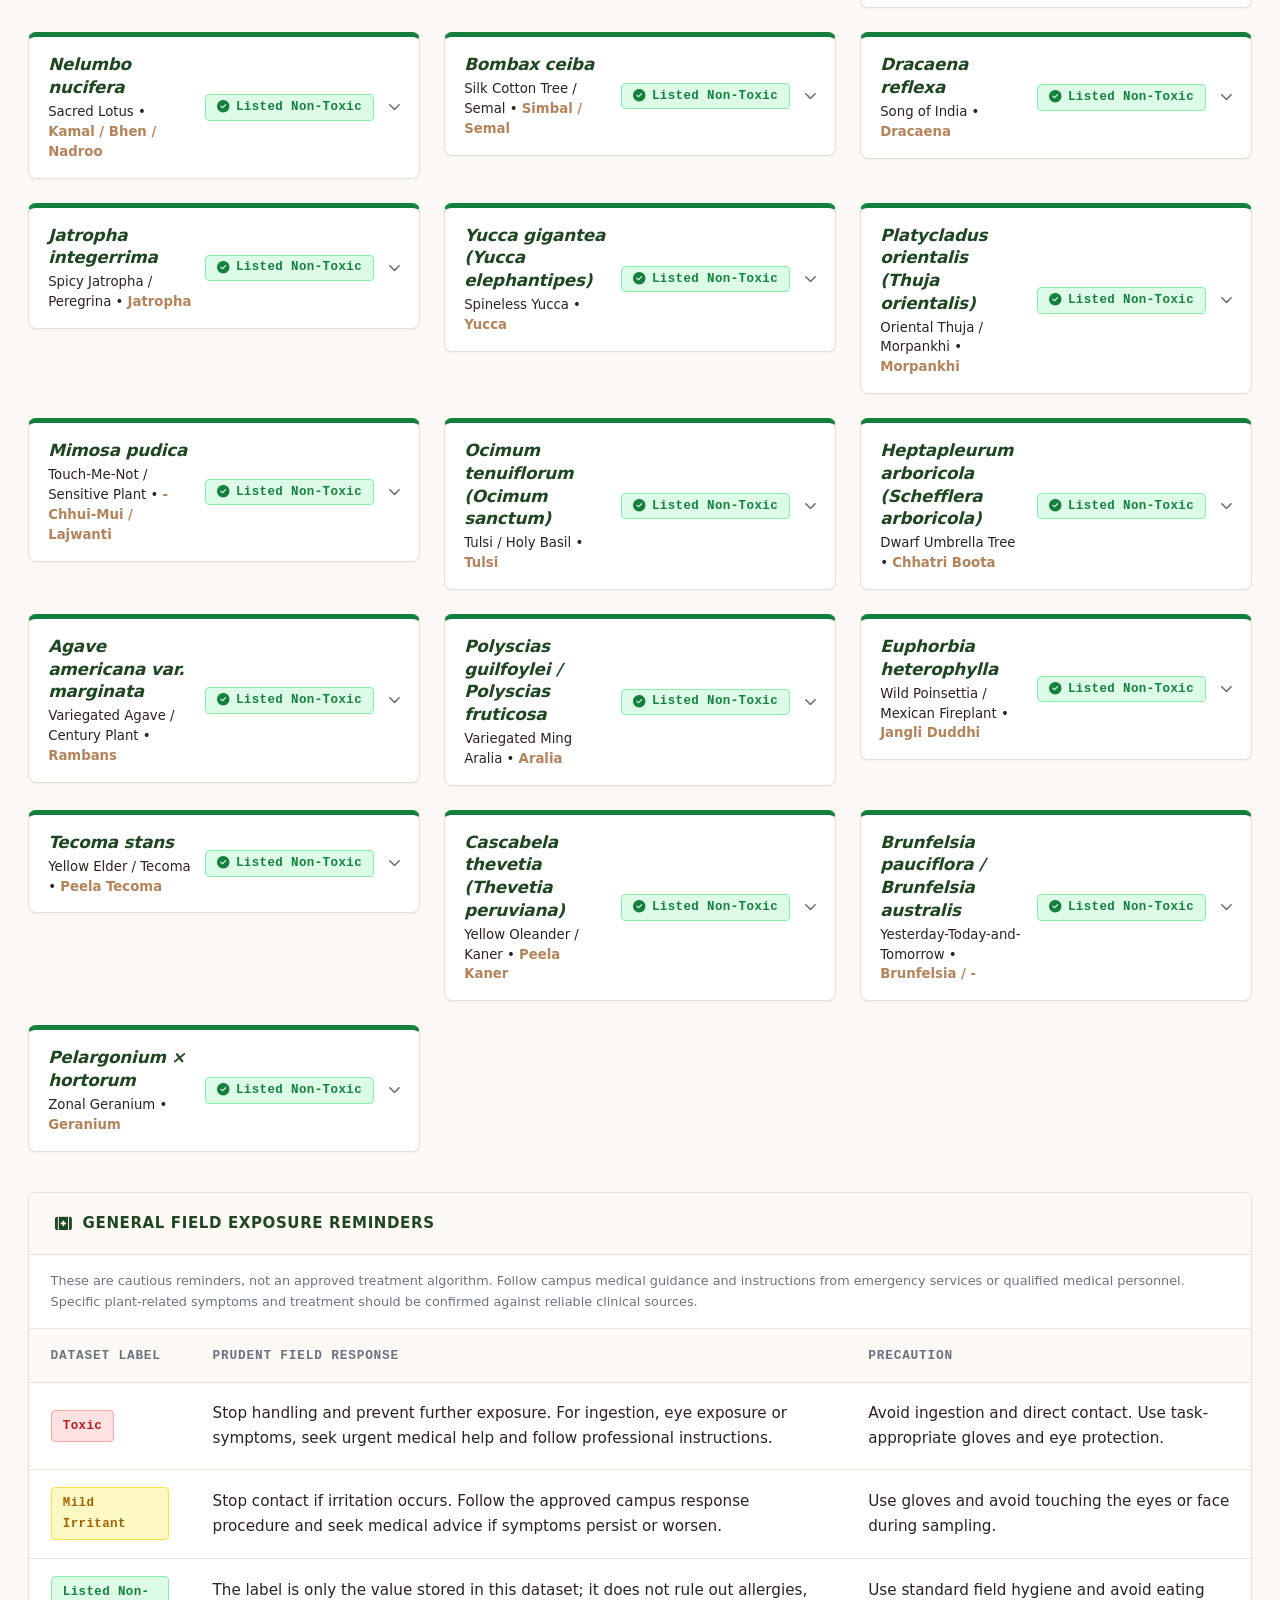
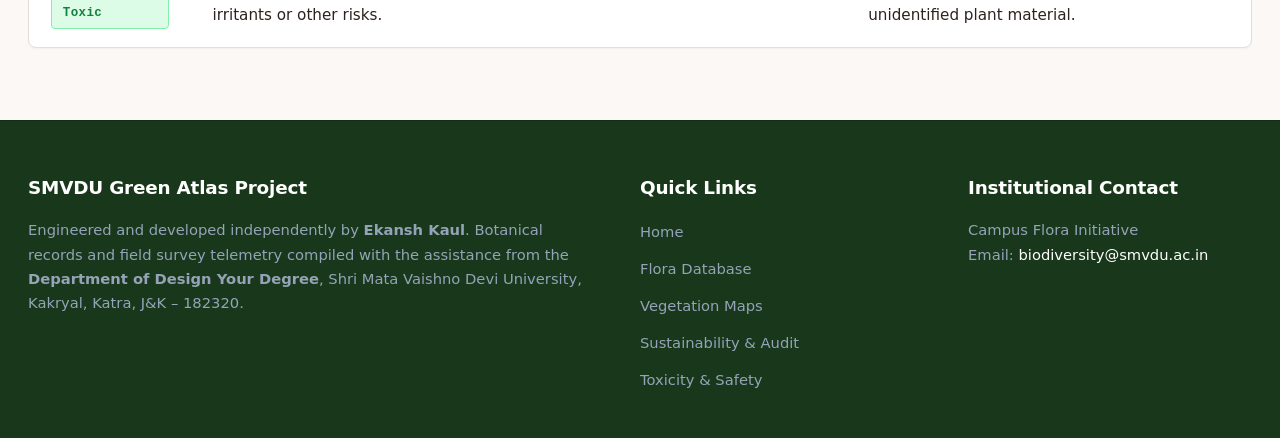
<file: safety.html>
<!DOCTYPE html>
<html lang="en">
<head>
    <meta charset="UTF-8">
    <meta name="viewport" content="width=device-width, initial-scale=1.0">
    <meta name="referrer" content="strict-origin-when-cross-origin">
    <meta http-equiv="Content-Security-Policy" content="default-src 'self'; base-uri 'self'; object-src 'none'; frame-src 'none'; form-action 'self'; script-src 'self' 'sha256-qniwu46ODIC4rO19xw/cZGBTXKro7w2Y8PqLPO2aABE=' https://unpkg.com; style-src 'self' 'unsafe-inline' https://fonts.googleapis.com https://cdnjs.cloudflare.com https://unpkg.com; img-src 'self' data: blob: https://server.arcgisonline.com https://unpkg.com https://cdnjs.cloudflare.com https://api.qrserver.com; font-src 'self' data: https://fonts.gstatic.com https://cdnjs.cloudflare.com; connect-src 'self' data: blob: https://fonts.googleapis.com https://fonts.gstatic.com https://server.arcgisonline.com https://api.qrserver.com; worker-src 'self'; manifest-src 'self'">
    <title>Toxicity &amp; Field Safety Protocols — SMVDU Green Atlas</title>

    <!-- Instant Theme Loader: Place this BEFORE your CSS links -->
    <script>
        (function() {
            var saved = localStorage.getItem('smvdu_floris_theme');
            var theme = saved || (window.matchMedia('(prefers-color-scheme: dark)').matches ? 'dark' : 'light');
            document.documentElement.setAttribute('data-theme', theme);
        })();
    </script>

    <meta name="description" content="Toxicity and safety protocols for campus vascular flora at Shri Mata Vaishno Devi University.">
    <meta name="theme-color" content="#1e4620">
    <meta name="apple-mobile-web-app-capable" content="yes">
    <meta name="apple-mobile-web-app-status-bar-style" content="black-translucent">
    <link rel="manifest" href="manifest.json">
    <link rel="icon" type="image/png" sizes="32x32" href="icons/favicon-32x32.png">
    <link rel="icon" type="image/svg+xml" href="icons/icon.svg">
    <link rel="apple-touch-icon" href="icons/icon-192x192.png">

    <!-- Fonts & Icons -->
    <link rel="preconnect" href="https://fonts.googleapis.com">
    <link rel="preconnect" href="https://fonts.gstatic.com" crossorigin>
    <link href="https://fonts.googleapis.com/css2?family=Inter:wght@300;400;500;600;700&family=JetBrains+Mono:wght@400;500;600;700&family=Playfair+Display:ital,wght@0,600;0,700;1,400;1,600&display=swap" rel="stylesheet">
    <link rel="stylesheet" href="https://cdnjs.cloudflare.com/ajax/libs/font-awesome/6.4.0/css/all.min.css" integrity="sha512-iecdLmaskl7CVkqkXNQ/ZH/XLlvWZOJyj7Yy7tcenmpD1ypASozpmT/E0iPtmFIB46ZmdtAc9eNBvH0H/ZpiBw==" crossorigin="anonymous" referrerpolicy="no-referrer">

    <!-- Master CSS & Safety-Specific CSS -->
    <link rel="stylesheet" href="css/style.css">
    <link rel="stylesheet" href="css/safety.css">
</head>
<body>
    <a class="skip-link" href="#main-content">Skip to content</a>

    <!-- Retractable Header Interface -->
    <header class="home-header">
        <div class="home-nav-container">
            <!-- Retractable Nav Trigger Button -->
            <button type="button" id="btn-toggle-menu" class="retractable-menu-btn" aria-label="Toggle Navigation Menu" aria-controls="retractable-nav-drawer" aria-expanded="false" title="Menu">
                <i class="fa-solid fa-bars" id="menu-icon"></i>
            </button>

            <!-- Atlas Wordmark -->
            <a href="index.html" class="nav-brand" aria-label="Green Atlas — Home">
                <span class="nav-brand-atlas">GREEN ATLAS</span>
            </a>

            <!-- Theme Toggle Button -->
            <button type="button" id="themeToggleBtn" class="theme-toggle-btn" aria-label="Toggle Light/Dark Mode" title="Toggle Light/Dark Mode">
                <i class="fa-solid fa-moon" id="themeIcon"></i>
            </button>
        </div>

        <!-- Retractable Drawer Panel -->
        <nav id="retractable-nav-drawer" class="retractable-nav-drawer" aria-hidden="true">
            <ul class="nav-links">
                <li><a href="index.html"><i class="fa-solid fa-house"></i> Home</a></li>
                <li><a href="database.html"><i class="fa-solid fa-book-bookmark"></i> Flora Database</a></li>
                <li><a href="maps.html"><i class="fa-solid fa-map-location-dot"></i> Vegetation Maps</a></li>
                <li><a href="research.html"><i class="fa-solid fa-seedling"></i> Sustainability &amp; Audit</a></li>
                <li><a href="safety.html" class="active"><i class="fa-solid fa-shield-halved"></i> Toxicity &amp; Safety</a></li>
            </ul>
        </nav>
    </header>

    <main id="main-content" tabindex="-1" class="nexus-wrapper">

        <!-- Header -->
        <div class="db-header">
            <div class="db-title">
                <h1>CAMPUS <span>FLORA TOXICITY &amp; SAFETY</span></h1>
                <div class="db-subtitle">
                    <span class="db-subtitle-line"></span>
                    <p>Hazard Classifications, Field Precautions &amp; Preliminary Exposure Response</p>
                </div>
            </div>
            <div class="status-chip safety-status-chip">
                <div class="status-dot"></div>
                <span>FIELD SAFETY REFERENCE</span>
            </div>
        </div>

        <!-- Safety Notice -->
        <section class="safety-notice" aria-labelledby="safety-notice-title">
            <i class="fa-solid fa-triangle-exclamation" aria-hidden="true"></i>
            <div>
                <h2 id="safety-notice-title">Important safety notice</h2>
                <p>This page is a project reference, not a clinically approved protocol. Classifications and first-aid notes are shown as supplied in the flora dataset; source citations and clinical review status are not recorded. A &ldquo;Safe&rdquo; label is a dataset label only, not a guarantee of harmlessness.</p>
                <p>For suspected poisoning, ingestion, eye exposure, breathing difficulty, collapse or severe symptoms, seek urgent professional medical care.</p>
            </div>
        </section>

        <!-- Campus-Wide Safety Counts -->
        <div class="density-stats-grid" aria-label="Campus-wide safety data counts">
            <div class="stat-card">
                <div class="stat-label">Records Listed as Non-Toxic</div>
                <div class="stat-value" style="color: var(--text-success);" id="safety-stat-safe">--</div>
                <div class="density-meta">Dataset label only; not a safety guarantee</div>
            </div>
            <div class="stat-card amber">
                <div class="stat-label">Mild Irritant / Allergenic</div>
                <div class="stat-value" id="safety-stat-irritant">--</div>
                <div class="density-meta">Use appropriate precautions for field handling</div>
            </div>
            <div class="stat-card" style="border-left-color: #ef4444;">
                <div class="stat-label">Listed as Toxic</div>
                <div class="stat-value" style="color: var(--icon-fg-red);" id="safety-stat-toxic">--</div>
                <div class="density-meta">Avoid contact or ingestion; follow approved advice</div>
            </div>
            <div class="stat-card safety-unknown-card">
                <div class="stat-label">Unknown / Not assessed</div>
                <div class="stat-value" id="safety-stat-unknown">--</div>
                <div class="density-meta">Toxicity missing or unrecognized</div>
            </div>
        </div>

        <!-- Emergency Protocols Action Strip -->
        <section class="emergency-strip" aria-labelledby="emergency-heading">
            <div class="emergency-icon-box" aria-hidden="true">
                <i class="fa-solid fa-phone-volume"></i>
            </div>
            <div class="emergency-text">
                <h2 id="emergency-heading">Campus Medical Contact</h2>
                <p>
                    In the event of any medical emergency, contact the <strong>SMVDU Medical Aid Centre</strong> and follow instructions from qualified medical personnel.
                </p>
                <p class="emergency-contact-detail">
                    <strong>Number:</strong> +91 1991 285524
                    <span class="emergency-extension">Ask for extension 2222</span>
                </p>
                <p class="emergency-contact-caveat">Extension handling varies by device. Confirm the number with the university before relying on it in an emergency.</p>
            </div>
            <div class="emergency-actions">
                <a
                    href="tel:+911991285524"
                    class="btn-action btn-danger"
                    id="medical-centre-call"
                    aria-label="Call the listed SMVDU Medical Aid Centre number. Extension 2222 may need to be entered separately."
                    title="Call the listed number; enter extension 2222 if prompted"
                >
                    <i class="fa-solid fa-phone" aria-hidden="true"></i>
                    Call Listed Number
                </a>
            </div>
        </section>

        <!-- Hazard Tier Filter Toolbar -->
        <div class="safety-filter-bar">
            <div class="tier-pills" role="group" aria-label="Filter by dataset toxicity classification">
                <button type="button" class="tier-pill active" id="btn-tier-all" aria-pressed="true">All Profiles</button>
                <button type="button" class="tier-pill tier-safe" id="btn-tier-safe" aria-pressed="false">Listed Non-Toxic</button>
                <button type="button" class="tier-pill tier-irritant" id="btn-tier-irritant" aria-pressed="false">Mild Irritant</button>
                <button type="button" class="tier-pill tier-toxic" id="btn-tier-toxic" aria-pressed="false">Toxic</button>
                <button type="button" class="tier-pill tier-unknown" id="btn-tier-unknown" aria-pressed="false">Unknown</button>
            </div>
            <div class="safety-search-wrap">
                <input type="search" id="safety-search" placeholder="Search by botanical name, Dogri, or toxin..." aria-label="Search the toxicity and safety database">
            </div>
        </div>

        <!-- Filtered Results Summary -->
        <p class="safety-results-summary" id="safety-results-summary" role="status" aria-live="polite"></p>

        <!-- Hazardous Species Detailed Cards Container -->
        <section class="hazard-cards-container" id="hazard-cards-stage" aria-label="Filtered flora safety cards">
            <!-- Populated dynamically via js/safety.js -->
        </section>

        <!-- Standard First Aid Guidelines Reference -->
        <section class="density-table-card" style="margin-top: 2.5rem;">
            <div class="table-header-bar">
                <div class="table-title" id="field-reference-heading">
                    <i class="fa-solid fa-kit-medical"></i> General Field Exposure Reminders
                </div>
            </div>
            <p class="safety-table-disclaimer">These are cautious reminders, not an approved treatment algorithm. Follow campus medical guidance and instructions from emergency services or qualified medical personnel. Specific plant-related symptoms and treatment should be confirmed against reliable clinical sources.</p>
            <div class="table-scroll">
                <table>
                    <thead>
                        <tr>
                            <th scope="col">Dataset Label</th>
                            <th scope="col">Prudent Field Response</th>
                            <th scope="col">Precaution</th>
                        </tr>
                    </thead>
                    <tbody>
                        <tr>
                            <td><span class="hazard-chip hazard-toxic">Toxic</span></td>
                            <td>Stop handling and prevent further exposure. For ingestion, eye exposure or symptoms, seek urgent medical help and follow professional instructions.</td>
                            <td>Avoid ingestion and direct contact. Use task-appropriate gloves and eye protection.</td>
                        </tr>
                        <tr>
                            <td><span class="hazard-chip hazard-irritant">Mild Irritant</span></td>
                            <td>Stop contact if irritation occurs. Follow the approved campus response procedure and seek medical advice if symptoms persist or worsen.</td>
                            <td>Use gloves and avoid touching the eyes or face during sampling.</td>
                        </tr>
                        <tr>
                            <td><span class="hazard-chip hazard-safe">Listed Non-Toxic</span></td>
                            <td>The label is only the value stored in this dataset; it does not rule out allergies, irritants or other risks.</td>
                            <td>Use standard field hygiene and avoid eating unidentified plant material.</td>
                        </tr>
                    </tbody>
                </table>
            </div>
        </section>

    </main>

    <footer>
        <div class="footer-content">
            <div class="footer-col">
                <h4>SMVDU Green Atlas Project</h4>
                <p>Engineered and developed independently by <strong>Ekansh Kaul</strong>. Botanical records and field survey telemetry compiled with the assistance from the <strong>Department of Design Your Degree</strong>, Shri Mata Vaishno Devi University, Kakryal, Katra, J&amp;K – 182320.</p>
            </div>
            <div class="footer-col">
                <h4>Quick Links</h4>
                <ul class="footer-links">
                    <li><a href="index.html">Home</a></li>
                    <li><a href="database.html">Flora Database</a></li>
                    <li><a href="maps.html">Vegetation Maps</a></li>
                    <li><a href="research.html">Sustainability &amp; Audit</a></li>
                    <li><a href="safety.html">Toxicity &amp; Safety</a></li>
                </ul>
            </div>
            <div class="footer-col">
                <h4>Institutional Contact</h4>
                <p>Campus Flora Initiative<br>Email: <span style="color: #ffffff; font-weight: 500;">biodiversity@smvdu.ac.in</span></p>
            </div>
        </div>
    </footer>

    <!-- Global Scripts -->
    <script src="js/data.js"></script>
    <script src="js/main.js"></script>
    <script src="js/safety.js"></script>
</body>
</html>
</file>
<file: css/style.css>
/* =========================================================
   SMVDU GREEN ATLAS: MASTER CORE DESIGN SYSTEM (css/style.css)
   Classic Warm Herbarium Palette + Unified Modern Typography
   ========================================================= */

:root {
    color-scheme: light;

    /* Brand Palette */
    --primary: #1e4620;          /* Deep Forest Green */
    --primary-light: #2d6a4f;    /* Balanced Emerald */
    --primary-hover: #143216;
    --primary-muted: #dcfce7;    /* Light Pine Tint */
    --accent-gold: #b5835a;      /* Sub-Himalayan Earth Gold */
    --accent-amber: #d97706;     /* Amber Hazard */
    --accent-cyan: #0284c7;      /* Stream Riparian Blue */

    /* Canvas & Elevation */
    --bg-warm: #fbf8f5;          /* Warm Parchment */
    --bg-main: #fbf8f5;
    --bg-secondary: #fdfaf6;     /* Subtle panel fill */
    --bg-hover: #f4f1ec;         /* Hover fill for rows & interactive surfaces */
    --surface: #ffffff;          /* Pure White */
    --border-color: #e6dfd5;     /* Structural Border */
    --border-subtle: #f0e6da;    /* Row Divider */

    /* Text Tones */
    --text-dark: #2c221e;
    --text-muted: #6b7280;
    --text-heading: #111827;

    /* Semantic Status Tokens */
    --icon-tint-gold: #fdf6ec;
    --icon-tint-red: #fef2f2;
    --icon-fg-red: #dc2626;
    --text-success: #15803d;

    /* Ecological Sector Tokens */
    --sector-pine: #15803d;
    --sector-avenue: #a16207;
    --sector-scrub: #c2410c;
    --sector-ravine: #0e7490;

    /* Shadows */
    --shadow-sm: 0 1px 2px rgba(44, 34, 30, 0.04);
    --shadow-md: 0 4px 12px rgba(44, 34, 30, 0.06);
    --shadow-lg: 0 10px 15px -3px rgba(0, 0, 0, 0.12);

    /* Datatile Micro-interaction Tokens */
    --tile-hover-bg: #f8faf8;
    --tile-hover-shadow: 0 8px 20px rgba(30, 70, 32, 0.08);

    /* Sticky navigation surface */
    --header-dock-bg: rgba(251, 248, 245, 0.9);
    --header-dock-border: rgba(230, 223, 213, 0.92);
    --header-dock-shadow: 0 10px 30px rgba(30, 70, 32, 0.08);
}

/* --- Dark Theme --- */
[data-theme="dark"] {
    color-scheme: dark;

    --primary: #2d6a30;
    --primary-light: #3f8f45;
    --primary-hover: #38803b;
    --primary-muted: #14301a;
    --accent-gold: #c89b7b;
    --accent-amber: #f59e0b;
    --accent-cyan: #38bdf8;

    --bg-warm: #121812;
    --bg-main: #121812;
    --bg-secondary: #182618;
    --bg-hover: rgba(255, 255, 255, 0.05);
    --surface: #1a241a;
    --border-color: #273827;
    --border-subtle: #1f2e1f;

    --text-dark: #f0fdf4;
    --text-muted: #9ca3af;
    --text-heading: #f9fafb;

    --icon-tint-gold: rgba(200, 155, 123, 0.15);
    --icon-tint-red: rgba(239, 68, 68, 0.15);
    --icon-fg-red: #f87171;
    --text-success: #4ade80;

    --sector-pine: #4ade80;
    --sector-avenue: #eab308;
    --sector-scrub: #fb923c;
    --sector-ravine: #22d3ee;

    --shadow-sm: 0 1px 2px rgba(0, 0, 0, 0.4);
    --shadow-md: 0 4px 12px rgba(0, 0, 0, 0.5);
    --shadow-lg: 0 10px 25px rgba(0, 0, 0, 0.5);

    --tile-hover-bg: #1f2d1f;
    --tile-hover-shadow: 0 8px 24px rgba(0, 0, 0, 0.45);

    /* Sticky navigation surface */
    --header-dock-bg: rgba(18, 24, 18, 0.92);
    --header-dock-border: rgba(39, 56, 39, 0.92);
    --header-dock-shadow: 0 10px 30px rgba(0, 0, 0, 0.35);
}

/* --- Base Resets & Layout --- */
* {
    margin: 0;
    padding: 0;
    box-sizing: border-box;
}

/* Keyboard-only shortcut past the sticky navigation. */
.skip-link {
    position: fixed;
    top: 0.65rem;
    left: 50%;
    z-index: 20000;
    transform: translate(-50%, calc(-100% - 1rem));
    background: var(--primary);
    color: #ffffff;
    padding: 0.65rem 1.1rem;
    border-radius: 8px;
    font-size: 0.9rem;
    font-weight: 600;
    text-decoration: none;
    box-shadow: var(--shadow-lg);
    transition: transform 0.18s ease;
}

.skip-link:focus,
.skip-link:focus-visible {
    transform: translate(-50%, 0);
    outline: 2px solid var(--accent-gold);
    outline-offset: 2px;
}

#main-content {
    scroll-margin-top: 4rem;
}

#main-content:focus {
    outline: none;
}

body {
    background-color: var(--bg-warm);
    color: var(--text-dark);
    font-family: 'Inter', system-ui, -apple-system, BlinkMacSystemFont, "Segoe UI", Roboto, sans-serif;
    font-size: 16.5px;
    line-height: 1.65;
    -webkit-font-smoothing: antialiased;
    min-height: 100vh;
    display: flex;
    flex-direction: column;
    transition: background-color 0.3s ease, color 0.3s ease;
}

.nexus-wrapper {
    max-width: 1320px;
    width: 100%;
    margin: 0 auto;
    padding: 2.25rem 1.75rem 4.5rem 1.75rem;
    flex: 1;
}

/* --- Typography Hierarchy --- */
h1,
.hero-content h1,
.db-title h1,
.logo-title {
    font-family: 'Playfair Display', Georgia, serif;
    color: var(--text-heading);
    font-weight: 700;
}

h2, h3, h4, h5, h6,
.qr-guide-header h2,
.qr-step-item h4,
.portal-feature-card h3,
.modal-header h3,
.table-title,
.footer-col h4,
.hazard-botanical-name,
.sidebar-header h3,
.audit-narrative-card h2,
.emergency-text h3 {
    font-family: 'Inter', system-ui, -apple-system, BlinkMacSystemFont, "Segoe UI", Roboto, sans-serif !important;
    color: var(--text-heading);
    font-weight: 700;
    letter-spacing: -0.2px;
}

.font-mono {
    font-family: 'JetBrains Mono', monospace;
}

/* --- Shared Page Title Header Block --- */
.db-header {
    display: flex;
    justify-content: space-between;
    align-items: flex-end;
    flex-wrap: wrap;
    gap: 1.25rem;
    margin-bottom: 2.25rem;
    padding-bottom: 1.5rem;
    border-bottom: 1px solid var(--border-color);
}

.db-title h1 {
    font-size: 2.45rem;
    line-height: 1.15;
    letter-spacing: -0.5px;
}

.db-title h1 span {
    color: var(--accent-gold);
    font-style: italic;
    font-weight: 400;
}

.db-subtitle {
    display: flex;
    align-items: center;
    gap: 0.85rem;
    margin-top: 0.5rem;
}

.db-subtitle-line {
    display: inline-block;
    width: 38px;
    height: 2px;
    background: var(--accent-gold);
}

.db-subtitle p {
    font-family: 'JetBrains Mono', monospace;
    font-size: 0.84rem;
    text-transform: uppercase;
    letter-spacing: 0.8px;
    color: var(--text-muted);
}

.status-chip {
    display: inline-flex;
    align-items: center;
    gap: 0.55rem;
    background: var(--surface);
    border: 1px solid var(--border-color);
    padding: 0.45rem 0.95rem;
    border-radius: 20px;
    font-family: 'JetBrains Mono', monospace;
    font-size: 0.78rem;
    font-weight: 700;
    color: var(--primary);
    box-shadow: var(--shadow-sm);
}

.status-dot {
    width: 8px;
    height: 8px;
    background: #22c55e;
    border-radius: 50%;
    box-shadow: 0 0 6px #22c55e;
}

/* --- Datatiles & Shared Telemetry Cards --- */
.density-stats-grid,
.consolidated-stats-grid {
    display: grid;
    gap: 1.4rem;
}

.density-stats-grid {
    grid-template-columns: repeat(auto-fit, minmax(240px, 1fr));
    margin-bottom: 2.25rem;
}

.consolidated-stats-grid {
    grid-template-columns: repeat(4, 1fr);
}

.stat-card {
    background: var(--surface);
    border: 1px solid var(--border-color);
    border-radius: 8px;
    padding: 1.4rem 1.55rem;
    box-shadow: var(--shadow-sm);
    border-left: 5px solid var(--primary);
    display: flex;
    flex-direction: column;
    justify-content: center;
    transition: transform 0.22s cubic-bezier(0.16, 1, 0.3, 1), 
                box-shadow 0.22s cubic-bezier(0.16, 1, 0.3, 1), 
                background-color 0.22s ease,
                border-color 0.22s ease;
    cursor: default;
}

.stat-card:hover {
    transform: translateY(-4px);
    background-color: var(--tile-hover-bg);
    box-shadow: var(--tile-hover-shadow);
    border-color: rgba(45, 106, 79, 0.28);
}

.stat-card.gold { border-left-color: var(--accent-gold); }
.stat-card.amber { border-left-color: var(--accent-amber); }
.stat-card.cyan { border-left-color: var(--accent-cyan); }

.stat-label {
    font-size: 0.82rem;
    color: var(--text-muted);
    font-family: 'JetBrains Mono', monospace;
    text-transform: uppercase;
    letter-spacing: 0.8px;
    font-weight: 600;
}

.stat-value {
    font-size: 2.35rem;
    font-weight: 700;
    color: var(--primary);
    font-family: 'JetBrains Mono', monospace;
    margin: 0.4rem 0 0.25rem 0;
    line-height: 1.1;
}

.stat-card.gold .stat-value { color: var(--accent-gold); }
.stat-card.amber .stat-value { color: var(--accent-amber); }
.stat-card.cyan .stat-value { color: var(--accent-cyan); }

.density-meta {
    font-size: 0.82rem;
    color: var(--text-muted);
    font-family: 'JetBrains Mono', monospace;
    letter-spacing: 0.2px;
}

/* --- Shared Buttons & Actions --- */
.btn-action {
    display: inline-flex;
    align-items: center;
    gap: 0.5rem;
    background: var(--primary);
    color: #ffffff;
    padding: 0.65rem 1.25rem;
    border-radius: 5px;
    font-family: 'JetBrains Mono', monospace;
    font-size: 0.88rem;
    font-weight: 600;
    text-decoration: none;
    border: 1px solid var(--primary);
    cursor: pointer;
    transition: all 0.2s ease;
}

.btn-action:hover {
    background: var(--primary-light);
    border-color: var(--primary-light);
    transform: translateY(-1px);
    box-shadow: var(--shadow-sm);
}

.btn-outline {
    background: transparent;
    color: var(--primary);
    border: 1px solid var(--primary);
}

.btn-outline:hover {
    background: var(--primary-muted);
    color: var(--primary);
}

[data-theme="dark"] .btn-outline {
    color: #4ade80;
    border-color: #4ade80;
}

[data-theme="dark"] .btn-outline:hover {
    background: rgba(74, 222, 128, 0.15);
    color: #4ade80;
}

.btn-action.btn-danger,
.btn-danger {
    background: #ef4444 !important;
    border-color: #ef4444 !important;
    color: #ffffff !important;
}

.btn-action.btn-danger:hover,
.btn-danger:hover {
    background: #dc2626 !important;
    border-color: #dc2626 !important;
    color: #ffffff !important;
}

/* --- Shared Modals --- */
.modal-backdrop {
    position: fixed;
    top: 0;
    left: 0;
    width: 100vw;
    height: 100vh;
    background: rgba(17, 24, 39, 0.7);
    backdrop-filter: blur(4px);
    display: flex;
    align-items: center;
    justify-content: center;
    z-index: 99999;
    padding: 1rem;
}

.modal-dialog {
    background: var(--surface);
    border-radius: 8px;
    max-width: 680px;
    width: 100%;
    max-height: 90vh;
    overflow-y: auto;
    box-shadow: var(--shadow-lg);
    border: 1px solid var(--border-color);
}

.modal-header {
    padding: 1.25rem 1.65rem;
    background: var(--bg-secondary);
    border-bottom: 1px solid var(--border-subtle);
    display: flex;
    justify-content: space-between;
    align-items: center;
}

.modal-header h3 {
    font-size: 1.28rem;
    color: var(--primary);
    display: flex;
    align-items: center;
    gap: 0.6rem;
}

[data-theme="dark"] .modal-header h3 {
    color: #4ade80;
}

.modal-close {
    background: transparent;
    border: none;
    font-size: 1.65rem;
    color: var(--text-muted);
    cursor: pointer;
    line-height: 1;
}

.modal-close:hover {
    color: #ef4444;
}

/* --- Standardized Tables --- */
.density-table-card {
    background: var(--surface);
    border: 1px solid var(--border-color);
    border-radius: 8px;
    box-shadow: var(--shadow-sm);
    overflow: hidden;
}

.table-header-bar {
    padding: 1.15rem 1.65rem;
    background: var(--bg-secondary);
    border-bottom: 1px solid var(--border-color);
}

.table-title {
    font-size: 0.94rem;
    font-weight: 700;
    color: var(--primary);
    text-transform: uppercase;
    letter-spacing: 0.6px;
    display: flex;
    align-items: center;
    gap: 0.6rem;
}

[data-theme="dark"] .table-title {
    color: #4ade80;
}

.table-scroll {
    overflow-x: auto;
    width: 100%;
}

table {
    width: 100%;
    border-collapse: collapse;
    font-size: 0.95rem;
    text-align: left;
}

thead {
    background-color: var(--bg-secondary);
    border-bottom: 1px solid var(--border-color);
}

th {
    padding: 1rem 1.35rem;
    font-family: 'JetBrains Mono', monospace;
    font-size: 0.8rem;
    text-transform: uppercase;
    letter-spacing: 0.8px;
    color: var(--text-muted);
    font-weight: 600;
}

td {
    padding: 1.1rem 1.35rem;
    border-bottom: 1px solid var(--border-subtle);
    color: var(--text-dark);
    vertical-align: middle;
}

tbody tr:last-child td {
    border-bottom: none;
}

tbody tr:hover {
    background-color: var(--bg-hover);
}

/* --- Hazard Status Chips --- */
.hazard-chip {
    display: inline-flex;
    align-items: center;
    gap: 0.4rem;
    padding: 0.3rem 0.7rem;
    border-radius: 4px;
    font-family: 'JetBrains Mono', monospace;
    font-size: 0.78rem;
    font-weight: 700;
    letter-spacing: 0.4px;
}

.hazard-safe {
    background: #dcfce7;
    color: #15803d;
    border: 1px solid #86efac;
}

.hazard-irritant {
    background: #fef9c3;
    color: #a16207;
    border: 1px solid #fde047;
}

.hazard-toxic {
    background: #fee2e2;
    color: #b91c1c;
    border: 1px solid #fca5a5;
}

.hazard-unknown {
    background: #f1f5f9;
    color: #475569;
    border: 1px solid #cbd5e1;
}

[data-theme="dark"] .hazard-safe {
    background: rgba(34, 197, 94, 0.15);
    color: #4ade80;
    border-color: rgba(34, 197, 94, 0.4);
}

[data-theme="dark"] .hazard-irritant {
    background: rgba(234, 179, 8, 0.15);
    color: #facc15;
    border-color: rgba(234, 179, 8, 0.4);
}

[data-theme="dark"] .hazard-toxic {
    background: rgba(239, 68, 68, 0.15);
    color: #f87171;
    border-color: rgba(239, 68, 68, 0.4);
}

[data-theme="dark"] .hazard-unknown {
    background: rgba(148, 163, 184, 0.15);
    color: #cbd5e1;
    border-color: rgba(148, 163, 184, 0.4);
}

/* --- Shared Form Inputs --- */
input[type="text"],
input[type="search"],
input[type="number"],
input[type="file"],
select,
textarea {
    width: 100%;
    padding: 0.72rem 0.95rem;
    border: 1px solid var(--border-color);
    border-radius: 5px;
    background: var(--surface);
    font-family: 'Inter', sans-serif;
    font-size: 0.95rem;
    color: var(--text-dark);
    outline: none;
    transition: border-color 0.2s ease;
}

input:focus,
select:focus,
textarea:focus {
    border-color: var(--primary);
    box-shadow: 0 0 0 3px rgba(45, 106, 79, 0.14);
}

/* --- Navigation Header & Circular Theme Toggle --- */
.home-header {
    --header-shift: 1.25rem;
    position: sticky;
    top: calc(-1 * var(--header-shift));
    z-index: 1200;
    background: transparent;
    border-bottom: none;
    box-shadow: none;
    padding: var(--header-shift) 2rem 0 2rem;
    width: 100%;
    transition:
        background-color 0.28s ease,
        box-shadow 0.28s ease,
        backdrop-filter 0.28s ease,
        -webkit-backdrop-filter 0.28s ease;
}

.home-header.is-scrolled {
    background: var(--header-dock-bg);
    box-shadow:
        0 1px 0 var(--header-dock-border),
        var(--header-dock-shadow);
    -webkit-backdrop-filter: blur(16px);
    backdrop-filter: blur(16px);
}

.home-nav-container {
    display: flex;
    justify-content: space-between;
    align-items: center;
    position: relative;
    z-index: 1100;
}

/* Centered Atlas wordmark, shared by every page header. */
.nav-brand {
    position: absolute;
    left: 50%;
    top: 50%;
    transform: translate(-50%, -50%);
    display: inline-flex;
    flex-direction: column;
    align-items: center;
    justify-content: center;
    padding: 0.2rem 0.6rem;
    border-radius: 8px;
    text-decoration: none;
    line-height: 1;
    white-space: nowrap;
    user-select: none;
    z-index: 1;
    -webkit-tap-highlight-color: transparent;
}

.nav-brand-atlas {
    font-family: 'Playfair Display', Georgia, serif;
    font-size: 1.08rem;
    font-weight: 700;
    letter-spacing: 0.12em;
    color: var(--primary);
    transition: color 0.2s ease;
}

[data-theme="dark"] .nav-brand-atlas {
    color: #4ade80;
}

.nav-brand:hover .nav-brand-atlas {
    color: var(--primary-light);
}

[data-theme="dark"] .nav-brand:hover .nav-brand-atlas {
    color: #86efac;
}

.nav-brand:focus-visible {
    outline: 2px solid var(--primary);
    outline-offset: 3px;
}

.retractable-menu-btn {
    width: 44px;
    height: 44px;
    border-radius: 50%;
    background: var(--surface);
    border: 1px solid var(--border-color);
    color: var(--text-dark);
    display: inline-flex;
    align-items: center;
    justify-content: center;
    font-size: 1.15rem;
    cursor: pointer;
    box-shadow: 0 4px 14px rgba(0, 0, 0, 0.12);
    transition: all 0.25s ease;
    outline: none;
}

[data-theme="dark"] .retractable-menu-btn {
    box-shadow: 0 4px 16px rgba(255, 255, 255, 0.08);
}

.retractable-menu-btn:hover {
    transform: scale(1.05);
    background: var(--primary);
    color: #ffffff;
    border-color: var(--primary);
}

.theme-toggle-btn {
    background: var(--surface);
    border: 1px solid var(--border-color);
    color: var(--text-dark);
    width: 38px;
    height: 38px;
    border-radius: 50%;
    display: inline-flex;
    align-items: center;
    justify-content: center;
    cursor: pointer;
    transition: all 0.25s ease;
    outline: none !important;
    box-shadow: var(--shadow-sm);
    padding: 0;
    margin: 0;
    flex-shrink: 0;
}

.theme-toggle-btn:hover {
    background: var(--primary);
    color: #ffffff;
    border-color: var(--primary);
    transform: scale(1.08);
}

.theme-toggle-btn i {
    font-size: 0.9rem;
    transition: transform 0.4s cubic-bezier(0.34, 1.56, 0.64, 1), opacity 0.25s ease;
}

/* --- Retractable Nav Drawer Panel --- */
.retractable-nav-drawer {
    position: absolute;
    top: 4.5rem;
    left: 2rem;
    background: var(--surface);
    border: 1px solid var(--border-color);
    border-radius: 12px;
    box-shadow: var(--shadow-lg);
    padding: 0.75rem;
    min-width: 250px;
    z-index: 1050;
    opacity: 0;
    transform: translateY(-10px);
    pointer-events: none;
    transition: all 0.25s cubic-bezier(0.16, 1, 0.3, 1);
}

.retractable-nav-drawer.open {
    opacity: 1;
    transform: translateY(0);
    pointer-events: all;
}

.retractable-nav-drawer .nav-links {
    display: flex;
    flex-direction: column;
    gap: 0.35rem;
    align-items: stretch;
    list-style: none;
}

.retractable-nav-drawer .nav-links li a {
    display: flex;
    align-items: center;
    gap: 0.75rem;
    padding: 0.65rem 1rem;
    border-radius: 8px;
    color: var(--text-dark);
    text-decoration: none;
    font-size: 0.92rem;
    transition: background 0.15s ease, color 0.15s ease;
}

.retractable-nav-drawer .nav-links li a:hover,
.retractable-nav-drawer .nav-links li a.active {
    background: var(--bg-hover);
    color: var(--primary);
}

[data-theme="dark"] .retractable-nav-drawer .nav-links li a:hover,
[data-theme="dark"] .retractable-nav-drawer .nav-links li a.active {
    color: #4ade80;
}

/* --- Hero Identity & Stacked Typography --- */
.home-main-wrapper {
    display: flex;
    flex-direction: column;
    align-items: center;
    padding-top: 1.5rem;
}

.portal-identity-hero {
    text-align: center;
    max-width: 860px;
    margin-bottom: 2.75rem;
}

.portal-title-stack {
    display: flex;
    flex-direction: column;
    align-items: center;
    justify-content: center;
    margin-bottom: 0.5rem;
}

.portal-prefix-smvdu {
    font-family: 'JetBrains Mono', monospace;
    font-size: 1.25rem;
    font-weight: 700;
    letter-spacing: 5px;
    color: var(--accent-gold);
    text-transform: uppercase;
    margin-bottom: -0.2rem;
}

.portal-master-title {
    font-size: 3.6rem;
    letter-spacing: 1px;
    line-height: 1.1;
    margin: 0;
    color: var(--primary);
    text-align: center;
}

[data-theme="dark"] .portal-master-title {
    color: #4ade80;
}

.portal-action-tagline {
    font-family: 'JetBrains Mono', monospace;
    font-size: 1.25rem;
    font-weight: 600;
    letter-spacing: 1.5px;
    color: var(--primary);
    margin: 0.75rem 0 0.85rem 0;
}

[data-theme="dark"] .portal-action-tagline {
    color: #86efac;
}

.portal-lead-tagline {
    font-size: 1.05rem;
    color: var(--text-muted);
    font-weight: 400;
    line-height: 1.6;
    margin: 0 auto;
    max-width: 780px;
}

/* --- Scope Narrative & Academic Mission Box --- */
.portal-scope-card {
    background: var(--surface);
    border: 1px solid var(--border-color);
    border-radius: 12px;
    padding: 2.5rem;
    box-shadow: var(--shadow-sm);
    width: 100%;
    margin-bottom: 2.5rem;
}

.scope-text-block h2.academic-mission-title {
    font-family: 'Playfair Display', Georgia, serif !important;
    font-size: 1.85rem;
    font-weight: 600;
    font-style: italic;
    letter-spacing: -0.2px;
    color: var(--primary);
    margin-bottom: 1.1rem;
}

[data-theme="dark"] .scope-text-block h2.academic-mission-title {
    color: #4ade80;
}

.scope-text-block p {
    font-family: 'Inter', system-ui, -apple-system, BlinkMacSystemFont, "Segoe UI", Roboto, sans-serif;
    font-size: 1.02rem;
    font-style: normal;
    color: var(--text-dark);
    line-height: 1.75;
    margin-bottom: 1.1rem;
}

.scope-text-block p:last-child {
    margin-bottom: 2rem;
}

.scope-pillars-grid {
    display: grid;
    grid-template-columns: repeat(3, 1fr);
    gap: 1.5rem;
    padding-top: 1.75rem;
    border-top: 1px solid var(--border-subtle);
}

.scope-pillar-item {
    background: var(--bg-secondary);
    border: 1px solid var(--border-subtle);
    border-radius: 8px;
    padding: 1.4rem;
}

.scope-pillar-item i {
    font-size: 1.4rem;
    color: var(--accent-gold);
    margin-bottom: 0.75rem;
    display: inline-block;
}

.scope-pillar-item h4 {
    font-size: 1.05rem;
    margin-bottom: 0.45rem;
    color: var(--text-heading);
}

.scope-pillar-item p {
    font-size: 0.88rem;
    color: var(--text-muted);
    line-height: 1.55;
    margin: 0;
}

/* --- Boxed Telemetry Container & Scaled Eyebrow --- */
.telemetry-card-box {
    margin-bottom: 2.5rem;
}

.data-deck-header {
    text-align: center;
    margin-bottom: 1.75rem;
}

.eyebrow-tag {
    font-family: 'JetBrains Mono', monospace;
    font-size: 0.82rem;
    font-weight: 700;
    color: var(--primary);
    letter-spacing: 1.3px;
    display: inline-block;
    margin-bottom: 0.75rem;
}

.telemetry-eyebrow {
    font-size: 1.08rem !important;
    letter-spacing: 2px !important;
    font-weight: 700;
    color: var(--primary);
    margin-bottom: 0.4rem;
    display: inline-block;
}

[data-theme="dark"] .telemetry-eyebrow {
    color: #4ade80;
}

.data-deck-header h3 {
    font-size: 1.5rem;
    color: var(--text-heading);
    margin-top: 0.2rem;
}

/* --- Shared Footer --- */
footer {
    background: #19381b;
    color: #e2e8f0;
    border-top: 1px solid #142e16;
    padding: 3.25rem 1.75rem 2.25rem 1.75rem;
    margin-top: auto;
}

.footer-content {
    max-width: 1320px;
    margin: 0 auto;
    display: grid;
    grid-template-columns: 2fr 1fr 1fr;
    gap: 2.75rem;
}

.footer-col h4 {
    font-size: 1.15rem;
    color: #ffffff;
    margin-bottom: 0.95rem;
}

.footer-col p {
    font-size: 0.92rem;
    color: #94a3b8;
    line-height: 1.65;
}

.footer-links {
    list-style: none;
}

.footer-links li {
    margin-bottom: 0.6rem;
}

.footer-links a {
    color: #94a3b8;
    text-decoration: none;
    font-size: 0.92rem;
    transition: color 0.2s ease;
}

.footer-links a:hover {
    color: #ffffff;
}

/* --- Responsive Adjustments --- */
@media (max-width: 900px) {
    .scope-pillars-grid {
        grid-template-columns: 1fr;
    }
    .consolidated-stats-grid {
        grid-template-columns: repeat(2, 1fr);
    }
}

@media (max-width: 600px) {
    .home-header {
        --header-shift: 1rem;
        padding: var(--header-shift) 1rem 0 1rem;
    }
    .nav-brand-atlas {
        font-size: 0.98rem;
        letter-spacing: 0.09em;
    }
    .portal-master-title {
        font-size: 2.4rem;
    }
    .portal-prefix-smvdu,
    .portal-action-tagline {
        font-size: 0.98rem;
    }
    .portal-scope-card {
        padding: 1.5rem 1.25rem;
    }
    .consolidated-stats-grid {
        grid-template-columns: 1fr;
    }
    .retractable-nav-drawer {
        left: 1rem;
        right: 1rem;
        width: auto;
    }
    .footer-content {
        grid-template-columns: 1fr;
        gap: 2rem;
    }
}

/* Page transitions - pure opacity so position:fixed modals are never trapped */
body.page-enter {
    animation: pageWindowOpen 220ms ease-out;
}

@keyframes pageWindowOpen {
    from {
        opacity: 0;
    }
    to {
        opacity: 1;
    }
}

@media (prefers-reduced-motion: reduce) {
    body.page-enter {
        animation: none;
    }
    .home-header,
    .skip-link {
        transition: none;
    }
}
</file>
<file: css/research.css>
/* =========================================================
   SMVDU GREEN ATLAS: RESEARCH & AUDIT STYLESHEET (research.css)
   Carbon Analytics, Field Survey Timetables, Sector Telemetry,
   Interactive Plant Hovercards & Academic Citations
   ========================================================= */

/* --- Provisional Audit Status Chip --- */
.research-status-chip {
    border-color: rgba(217, 119, 6, 0.45);
}

.research-status-chip .status-dot {
    background: #d97706;
    box-shadow: 0 0 8px rgba(217, 119, 6, 0.45);
}

.research-status-chip span {
    color: #b45309;
}

[data-theme="dark"] .research-status-chip span {
    color: #fbbf24;
}

/* --- Data Scope Notice --- */
.research-notice {
    display: flex;
    align-items: flex-start;
    gap: 0.9rem;
    padding: 1rem 1.2rem;
    margin-bottom: 1.5rem;
    border: 1px solid rgba(2, 132, 199, 0.32);
    border-left: 4px solid var(--accent-cyan);
    border-radius: 8px;
    background: rgba(2, 132, 199, 0.07);
    color: var(--text-dark);
}

.research-notice > i {
    margin-top: 0.2rem;
    color: var(--accent-cyan);
    font-size: 1.2rem;
    flex: 0 0 auto;
}

.research-notice h2 {
    margin: 0 0 0.4rem;
    font-size: 1rem;
    color: var(--text-heading);
}

.research-notice p {
    margin: 0.35rem 0 0;
    font-size: 0.86rem;
    line-height: 1.6;
    color: var(--text-dark);
}

.research-notice p:first-of-type {
    margin-top: 0;
}

[data-theme="dark"] .research-notice {
    background: rgba(56, 189, 248, 0.1);
    border-color: rgba(56, 189, 248, 0.35);
    border-left-color: #38bdf8;
}

[data-theme="dark"] .research-notice > i {
    color: #38bdf8;
}

/* --- Audit Methodology Narrative Card --- */
.audit-narrative-card {
    background: var(--surface);
    border: 1px solid var(--border-color);
    border-radius: 8px;
    padding: 2rem 2.25rem;
    box-shadow: var(--shadow-sm);
    margin-bottom: 2rem;
    position: relative;
    border-top: 4px solid var(--primary);
}

.audit-narrative-card h2 {
    font-size: 1.45rem;
    color: var(--primary);
    display: flex;
    align-items: center;
    gap: 0.65rem;
    margin-bottom: 0.85rem;
}

.audit-narrative-card p {
    font-size: 0.95rem;
    color: var(--text-dark);
    line-height: 1.75;
    margin-bottom: 1.25rem;
}

/* --- Methodology Indicator Badges --- */
.methodology-pills {
    display: flex;
    flex-wrap: wrap;
    gap: 0.6rem;
}

.method-pill {
    display: inline-flex;
    align-items: center;
    gap: 0.45rem;
    background: var(--bg-secondary);
    border: 1px solid var(--border-color);
    padding: 0.4rem 0.85rem;
    border-radius: 20px;
    font-family: 'JetBrains Mono', monospace;
    font-size: 0.74rem;
    color: var(--text-muted);
    font-weight: 600;
}

.method-pill i {
    color: var(--primary);
}

/* --- Sector Interaction --- */
.sector-row-interactive {
    cursor: pointer;
    transition: background-color 0.18s ease;
}

.sector-row-interactive:hover td {
    background-color: var(--bg-hover) !important;
}

.sector-row-interactive:focus-visible {
    outline: 2px solid var(--accent-gold);
    outline-offset: -2px;
}

.sector-row-interactive:focus-visible td {
    background-color: var(--bg-hover) !important;
}

.sector-tile-content {
    display: flex;
    align-items: center;
    justify-content: space-between;
    flex-wrap: wrap;
    gap: 0.75rem;
    padding-right: 0.5rem;
}

.sector-name-pine { color: var(--sector-pine); }
.sector-name-avenue { color: var(--sector-avenue); }
.sector-name-scrub { color: var(--sector-scrub); }
.sector-name-ravine { color: var(--sector-ravine); }
.sector-name-unassigned { color: var(--text-muted); }

.sector-map-btn {
    display: inline-flex;
    align-items: center;
    gap: 0.35rem;
    background: var(--primary);
    color: #ffffff;
    border: 1px solid var(--primary);
    border-radius: 4px;
    padding: 0.2rem 0.6rem;
    font-family: 'JetBrains Mono', monospace;
    font-size: 0.72rem;
    font-weight: 700;
    text-transform: uppercase;
    letter-spacing: 0.5px;
    cursor: pointer;
    text-decoration: none;
    opacity: 0;
    transform: translateY(2px);
    transition: opacity 0.2s ease, transform 0.2s ease, background-color 0.15s ease;
}

.sector-row-interactive:hover .sector-map-btn,
.sector-map-btn:focus,
.sector-map-btn:focus-visible {
    opacity: 1;
    transform: translateY(0);
}

.sector-map-btn:focus-visible {
    outline: 2px solid var(--accent-gold);
    outline-offset: 2px;
}

.sector-map-btn:hover {
    background: var(--primary-light);
    border-color: var(--primary-light);
}

[data-theme="dark"] .sector-map-btn {
    background: #2d6a30;
    border-color: #3f8f45;
    color: #ffffff;
}

[data-theme="dark"] .sector-map-btn:hover {
    background: #3f8f45;
}

/* --- Plant Species Hovercard Trigger --- */
.plant-hover-trigger {
    color: var(--primary);
    font-weight: 600;
    text-decoration: underline;
    text-decoration-style: dotted;
    text-underline-offset: 3px;
    cursor: pointer;
    transition: color 0.15s ease;
    display: inline-block;
}

.plant-hover-trigger:hover {
    color: var(--primary-light);
}

.plant-hover-trigger:focus-visible {
    outline: 2px solid var(--accent-gold);
    outline-offset: 2px;
    border-radius: 2px;
}

[data-theme="dark"] .plant-hover-trigger {
    color: #4ade80;
}

/* --- Floating Plant Details Card --- */
.plant-hover-popup {
    position: fixed;
    z-index: 2500;
    width: min(340px, calc(100vw - 24px));
    max-height: calc(100vh - 24px);
    overflow-y: auto;
    background: var(--surface);
    border: 1px solid var(--border-color);
    border-radius: 8px;
    box-shadow: 0 12px 30px rgba(0, 0, 0, 0.18);
    padding: 1.1rem 1.25rem;
    pointer-events: auto;
    opacity: 0;
    transform: translateY(6px);
    transition: opacity 0.2s cubic-bezier(0.16, 1, 0.3, 1), transform 0.2s cubic-bezier(0.16, 1, 0.3, 1);
    display: none;
}

.plant-hover-popup.active {
    display: block;
    opacity: 1;
    transform: translateY(0);
}

.plant-hover-popup [hidden] {
    display: none !important;
}

.popup-close {
    position: absolute;
    top: 0.55rem;
    right: 0.55rem;
    width: 1.8rem;
    height: 1.8rem;
    display: inline-flex;
    align-items: center;
    justify-content: center;
    border: 1px solid var(--border-color);
    border-radius: 50%;
    background: var(--bg-secondary);
    color: var(--text-muted);
    cursor: pointer;
    transition: background-color 0.15s ease, color 0.15s ease;
}

.popup-close:hover {
    background: var(--bg-hover);
    color: var(--text-dark);
}

.popup-close:focus-visible {
    outline: 2px solid var(--accent-gold);
    outline-offset: 2px;
}

.popup-header {
    border-bottom: 1px solid var(--border-subtle);
    padding-bottom: 0.65rem;
    padding-right: 1.7rem;
    margin-bottom: 0.75rem;
    display: flex;
    justify-content: space-between;
    align-items: flex-start;
    gap: 0.75rem;
}

.popup-title-wrap {
    min-width: 0;
}

.popup-botanical {
    font-family: 'Playfair Display', Georgia, serif;
    font-size: 1.08rem;
    font-weight: 700;
    font-style: italic;
    color: var(--primary);
    line-height: 1.25;
    overflow-wrap: anywhere;
}

[data-theme="dark"] .popup-botanical {
    color: #4ade80;
}

.popup-common {
    font-size: 0.86rem;
    color: var(--text-dark);
    margin-top: 0.25rem;
    font-weight: 500;
    overflow-wrap: anywhere;
}

.popup-details {
    font-family: 'JetBrains Mono', monospace;
    font-size: 0.75rem;
    color: var(--text-muted);
    line-height: 1.6;
    margin-bottom: 0.85rem;
}

.popup-details div {
    display: flex;
    justify-content: space-between;
    gap: 1rem;
    margin-bottom: 0.25rem;
}

.popup-details strong {
    text-align: right;
    overflow-wrap: anywhere;
}

.popup-note {
    margin: 0 0 0.85rem;
    font-size: 0.8rem;
    line-height: 1.55;
    color: var(--text-muted);
}

.hazard-chip.hazard-neutral {
    background: var(--bg-secondary);
    color: var(--text-muted);
    border: 1px solid var(--border-color);
}

[data-theme="dark"] .hazard-chip.hazard-neutral {
    background: rgba(255, 255, 255, 0.06);
    color: #d1d5db;
    border-color: rgba(255, 255, 255, 0.18);
}

.popup-action {
    display: block;
    width: 100%;
    text-align: center;
    background: var(--bg-secondary);
    border: 1px solid var(--border-color);
    color: var(--primary);
    font-family: 'JetBrains Mono', monospace;
    font-size: 0.75rem;
    font-weight: 700;
    padding: 0.45rem 0.65rem;
    border-radius: 5px;
    text-decoration: none;
    transition: all 0.15s ease;
}

.popup-action:hover {
    background: var(--primary);
    color: #ffffff;
    border-color: var(--primary);
}

.popup-action:focus-visible {
    outline: 2px solid var(--accent-gold);
    outline-offset: 2px;
}

/* --- Research Data Tables --- */
.research-section {
    margin-bottom: 2rem;
}

.research-section:last-of-type {
    margin-bottom: 0;
}

.table-note {
    margin: 0;
    padding: 0.9rem 1.35rem;
    color: var(--text-muted);
    font-size: 0.8rem;
    line-height: 1.6;
    border-bottom: 1px solid var(--border-subtle);
}

.table-scroll-hint {
    display: none;
}

.research-table {
    min-width: 760px;
}

.research-table--surveys {
    min-width: 680px;
}

.research-table th,
.research-table td {
    vertical-align: top;
}

.research-table .hazard-chip {
    white-space: nowrap;
    line-height: 1.2;
}

.sector-row-unassigned td {
    color: var(--text-muted);
}

/* --- Standard Institutional Citation Box --- */
.citation-box {
    background: var(--bg-secondary);
    border: 1px solid var(--border-color);
    border-left: 4px solid var(--accent-gold);
    border-radius: 6px;
    padding: 1.25rem 1.5rem;
    margin-top: 2.25rem;
    box-shadow: var(--shadow-sm);
}

.citation-header {
    display: flex;
    justify-content: space-between;
    align-items: center;
    margin-bottom: 0.65rem;
}

.citation-header h2 {
    margin: 0;
    font-family: 'JetBrains Mono', monospace;
    color: var(--text-heading);
    font-size: 0.8rem;
    font-weight: 700;
    text-transform: uppercase;
    letter-spacing: 0.6px;
    display: flex;
    align-items: center;
    gap: 0.45rem;
}

.citation-header strong {
    font-family: 'JetBrains Mono', monospace;
    color: var(--text-heading);
    font-size: 0.8rem;
    text-transform: uppercase;
    letter-spacing: 0.6px;
    display: flex;
    align-items: center;
    gap: 0.45rem;
}

.btn-copy-citation {
    background: var(--surface);
    border: 1px solid var(--border-color);
    border-radius: 4px;
    color: var(--primary);
    font-family: 'JetBrains Mono', monospace;
    font-size: 0.75rem;
    font-weight: 600;
    padding: 0.35rem 0.75rem;
    cursor: pointer;
    display: inline-flex;
    align-items: center;
    gap: 0.35rem;
    transition: all 0.18s ease;
}

.btn-copy-citation:hover {
    background: var(--primary);
    color: #ffffff;
    border-color: var(--primary);
}

.btn-copy-citation:focus-visible {
    outline: 2px solid var(--accent-gold);
    outline-offset: 2px;
}

.btn-copy-citation.is-copied {
    background: var(--primary);
    color: #ffffff;
    border-color: var(--primary);
}

.btn-copy-citation.is-error {
    background: #fef2f2;
    color: #b91c1c;
    border-color: #fca5a5;
}

[data-theme="dark"] .btn-copy-citation.is-error {
    background: rgba(239, 68, 68, 0.15);
    color: #f87171;
    border-color: rgba(239, 68, 68, 0.45);
}

.citation-text {
    font-family: 'Inter', system-ui, sans-serif;
    font-size: 0.92rem;
    color: var(--text-dark);
    line-height: 1.65;
    background: var(--surface);
    border: 1px solid var(--border-subtle);
    border-radius: 4px;
    padding: 0.85rem 1rem;
    overflow-wrap: anywhere;
}

.sr-only {
    position: absolute;
    width: 1px;
    height: 1px;
    padding: 0;
    margin: -1px;
    overflow: hidden;
    clip: rect(0, 0, 0, 0);
    white-space: nowrap;
    border: 0;
}

/* --- Touch Devices: Keep Map Actions Visible --- */
@media (hover: none), (pointer: coarse) {
    .sector-map-btn {
        opacity: 1;
        transform: none;
    }
}

/* --- Mobile Responsiveness --- */
@media (max-width: 680px) {
    .research-notice {
        padding: 0.9rem 1rem;
    }

    .audit-narrative-card {
        padding: 1.5rem 1.25rem;
    }

    .methodology-pills {
        flex-direction: column;
        align-items: flex-start;
    }

    .sector-map-btn {
        opacity: 1;
        transform: none;
    }

    .table-scroll {
        -webkit-overflow-scrolling: touch;
    }

    .table-scroll-hint {
        display: inline;
    }

    .citation-header {
        flex-direction: column;
        align-items: flex-start;
        gap: 0.5rem;
    }

    .citation-header h2 {
        font-size: 0.76rem;
    }

    .plant-hover-popup {
        width: calc(100vw - 24px);
    }
}

@media (prefers-reduced-motion: reduce) {
    .sector-row-interactive,
    .sector-map-btn,
    .plant-hover-trigger,
    .plant-hover-popup,
    .popup-close,
    .btn-copy-citation {
        transition: none;
    }
}
</file>
<file: css/safety.css>
/* =========================================================
   SMVDU GREEN ATLAS: TOXICITY & SAFETY STYLESHEET (css/safety.css)
   Clinical Hazard Tiers, Emergency Strip, First-Aid Boxes
   & Toxicological Species Profile Cards
   ========================================================= */

/* --- Static Badge Indicator --- */
.static-badge {
    display: inline-block;
    font-family: 'JetBrains Mono', monospace;
    font-size: 0.65rem;
    font-weight: 700;
    text-transform: uppercase;
    letter-spacing: 0.5px;
    padding: 0.12rem 0.45rem;
    background: var(--bg-secondary);
    border: 1px solid var(--border-color);
    border-radius: 4px;
    color: var(--text-muted);
    vertical-align: middle;
    margin-left: 0.45rem;
}

[data-theme="dark"] .static-badge {
    background: rgba(255, 255, 255, 0.08);
    border-color: rgba(255, 255, 255, 0.18);
    color: #9ca3af;
}

/* --- Safety Notice --- */
.safety-notice {
    display: flex;
    align-items: flex-start;
    gap: 0.9rem;
    padding: 1rem 1.2rem;
    margin-bottom: 1.5rem;
    border: 1px solid rgba(217, 119, 6, 0.4);
    border-left: 4px solid #d97706;
    border-radius: 8px;
    background: rgba(217, 119, 6, 0.08);
    color: var(--text-dark);
}

.safety-notice > i {
    margin-top: 0.2rem;
    color: #d97706;
    font-size: 1.2rem;
    flex: 0 0 auto;
}

.safety-notice h2 {
    margin: 0 0 0.4rem;
    font-size: 1rem;
    color: var(--text-heading);
}

.safety-notice p {
    margin: 0.35rem 0 0;
    font-size: 0.86rem;
    line-height: 1.6;
    color: var(--text-dark);
}

.safety-notice p:first-of-type {
    margin-top: 0;
}

[data-theme="dark"] .safety-notice {
    background: rgba(217, 119, 6, 0.12);
    border-color: rgba(217, 119, 6, 0.45);
    border-left-color: #f59e0b;
}

[data-theme="dark"] .safety-notice > i {
    color: #fbbf24;
}

/* --- Safety Status Chip --- */
.safety-status-chip {
    border-color: rgba(217, 119, 6, 0.45);
}

.safety-status-chip .status-dot {
    background: #d97706;
    box-shadow: 0 0 8px rgba(217, 119, 6, 0.45);
}

.safety-status-chip span {
    color: #b45309;
}

[data-theme="dark"] .safety-status-chip span {
    color: #fbbf24;
}

/* --- Emergency Alert Strip --- */
.emergency-strip {
    background: #fef2f2;
    border: 1px solid #fecaca;
    border-left: 5px solid #ef4444;
    border-radius: 8px;
    padding: 1.4rem 1.75rem;
    display: flex;
    align-items: center;
    justify-content: space-between;
    flex-wrap: wrap;
    gap: 1.5rem;
    margin-bottom: 2.25rem;
    box-shadow: var(--shadow-sm);
}

.emergency-icon-box {
    width: 48px;
    height: 48px;
    background: #fee2e2;
    color: #b91c1c;
    border-radius: 50%;
    display: flex;
    align-items: center;
    justify-content: center;
    font-size: 1.4rem;
    flex-shrink: 0;
}

.emergency-text {
    flex: 1;
    min-width: 280px;
}

.emergency-text h2 {
    font-size: 1.15rem;
    color: #991b1b;
    margin-bottom: 0.35rem;
    font-weight: 700;
}

.emergency-text p {
    font-size: 0.92rem;
    color: #7f1d1d;
    line-height: 1.55;
}

.emergency-contact-detail {
    margin-top: 0.55rem !important;
    font-size: 0.94rem !important;
}

.emergency-extension {
    display: inline-block;
    margin-left: 0.55rem;
    padding: 0.12rem 0.45rem;
    border: 1px solid rgba(127, 29, 29, 0.25);
    border-radius: 4px;
    font-size: 0.78rem;
    font-weight: 700;
}

.emergency-contact-caveat {
    margin-top: 0.45rem !important;
    font-size: 0.76rem !important;
    opacity: 0.9;
}

[data-theme="dark"] .emergency-strip {
    background: rgba(239, 68, 68, 0.12);
    border-color: rgba(239, 68, 68, 0.35);
    border-left-color: #ef4444;
}

[data-theme="dark"] .emergency-icon-box {
    background: rgba(239, 68, 68, 0.18);
    color: #f87171;
}

[data-theme="dark"] .emergency-text h2 {
    color: #f87171;
}

[data-theme="dark"] .emergency-text p {
    color: #fca5a5;
}

[data-theme="dark"] .emergency-extension {
    border-color: rgba(252, 165, 165, 0.35);
}

.emergency-actions {
    flex-shrink: 0;
}

/* --- Hazard Filter & Search Bar --- */
.safety-filter-bar {
    background: var(--surface);
    border: 1px solid var(--border-color);
    border-radius: 6px;
    padding: 1.1rem 1.35rem;
    box-shadow: var(--shadow-sm);
    display: flex;
    justify-content: space-between;
    align-items: center;
    flex-wrap: wrap;
    gap: 1rem;
    margin-bottom: 0.9rem;
}

.tier-pills {
    display: flex;
    gap: 0.6rem;
    flex-wrap: wrap;
}

.tier-pill {
    padding: 0.45rem 1rem;
    border-radius: 20px;
    font-family: 'JetBrains Mono', monospace;
    font-size: 0.8rem;
    font-weight: 600;
    cursor: pointer;
    background: var(--bg-secondary);
    border: 1px solid var(--border-color);
    color: var(--text-dark);
    transition: all 0.2s ease;
}

.tier-pill:hover {
    background: var(--bg-hover);
    border-color: var(--border-color);
}

.tier-pill.active {
    background: var(--primary);
    color: #ffffff;
    border-color: var(--primary);
}

.tier-pill.tier-safe.active {
    background: #15803d;
    border-color: #15803d;
    color: #ffffff;
}

.tier-pill.tier-irritant.active {
    background: #d97706;
    border-color: #d97706;
    color: #ffffff;
}

.tier-pill.tier-toxic.active {
    background: #dc2626;
    border-color: #dc2626;
    color: #ffffff;
}

.tier-pill.tier-unknown.active {
    background: #64748b;
    border-color: #64748b;
    color: #ffffff;
}

.safety-search-wrap {
    flex: 1;
    min-width: 260px;
    max-width: 420px;
}

/* --- Filtered Results Summary --- */
.safety-results-summary {
    margin: 0 0 1.25rem;
    color: var(--text-muted);
    font-family: 'JetBrains Mono', monospace;
    font-size: 0.74rem;
    line-height: 1.5;
}

/* --- Hazard Profile Cards Grid --- */
.hazard-cards-container {
    display: grid;
    grid-template-columns: repeat(auto-fill, minmax(340px, 1fr));
    align-items: start;
    gap: 1.5rem;
}

.hazard-profile-card {
    background: var(--surface);
    border-radius: 8px;
    box-shadow: var(--shadow-sm);
    display: flex;
    flex-direction: column;
    overflow: hidden;
    transition: transform 0.2s ease, box-shadow 0.2s ease;
    border: 1px solid var(--border-color);
}

.hazard-profile-card:hover {
    transform: translateY(-2px);
    box-shadow: var(--shadow-md);
}

/* Tier Border Accents */
.hazard-profile-card.border-safe {
    border-top: 5px solid #15803d;
}

.hazard-profile-card.border-irritant {
    border-top: 5px solid #d97706;
}

.hazard-profile-card.border-toxic {
    border-top: 5px solid #dc2626;
}

.hazard-profile-card.border-unknown {
    border-top: 5px solid #64748b;
}

.safety-unknown-card {
    border-left-color: #64748b;
}

.safety-unknown-card .stat-value {
    color: #64748b;
}

.hazard-card-details {
    display: block;
}

.hazard-card-summary {
    display: flex;
    align-items: center;
    gap: 0.85rem;
    padding: 1rem 1.2rem;
    cursor: pointer;
    list-style: none;
}

.hazard-card-summary::-webkit-details-marker {
    display: none;
}

.hazard-card-summary::marker {
    content: '';
}

.hazard-card-summary:focus-visible {
    outline: 2px solid var(--primary);
    outline-offset: -2px;
    border-radius: 6px;
}

.hazard-summary-text {
    flex: 1;
    min-width: 0;
    display: flex;
    flex-direction: column;
    gap: 0.2rem;
}

.hazard-card-summary .hazard-botanical-name {
    display: block;
    font-size: 1.05rem;
    line-height: 1.35;
    overflow-wrap: anywhere;
}

.hazard-summary-meta {
    color: var(--text-dark);
    font-size: 0.83rem;
    line-height: 1.5;
}

.hazard-dogri-name {
    color: var(--accent-gold);
    font-weight: 600;
}

.hazard-record-id {
    color: var(--text-muted);
    font-family: 'JetBrains Mono', monospace;
    font-size: 0.72rem;
    font-weight: 700;
    overflow-wrap: anywhere;
}

.hazard-summary-sep {
    color: var(--text-muted);
    margin: 0 0.1rem;
}

.hazard-summary-chevron {
    flex-shrink: 0;
    color: var(--text-muted);
    font-size: 0.78rem;
    transition: transform 0.22s ease;
}

.hazard-card-details[open] .hazard-summary-chevron {
    transform: rotate(180deg);
}

.hazard-card-details[open] .hazard-card-summary {
    border-bottom: 1px solid var(--border-subtle);
}

.hazard-card-summary .hazard-chip {
    flex-shrink: 0;
    line-height: 1.2;
}

.hazard-card-body {
    padding: 1rem 1.2rem 1.15rem;
    display: flex;
    flex-direction: column;
}

.hazard-botanical-name {
    font-size: 1.15rem;
    font-style: italic;
    color: var(--primary);
    line-height: 1.3;
}

/* Active Compound Callout */
.toxin-agent-box {
    margin-top: 1rem;
    background: var(--bg-secondary);
    border: 1px solid var(--border-subtle);
    border-radius: 5px;
    padding: 0.75rem 0.95rem;
}

.toxin-agent-label {
    font-family: 'JetBrains Mono', monospace;
    font-size: 0.72rem;
    text-transform: uppercase;
    color: var(--text-muted);
    font-weight: 700;
    letter-spacing: 0.4px;
}

.toxin-agent-val {
    font-size: 0.88rem;
    color: var(--text-heading);
    margin-top: 0.25rem;
    font-weight: 500;
    line-height: 1.45;
}

/* Clinical First-Aid Action Box */
.first-aid-box {
    margin-top: 0.85rem;
    background: var(--bg-secondary);
    border: 1px solid var(--border-color);
    border-radius: 5px;
    padding: 0.75rem 0.95rem;
    font-size: 0.86rem;
    color: var(--text-dark);
    line-height: 1.5;
}

.first-aid-box strong {
    display: flex;
    align-items: center;
    gap: 0.35rem;
    color: var(--primary);
    font-size: 0.78rem;
    font-family: 'JetBrains Mono', monospace;
    text-transform: uppercase;
    letter-spacing: 0.3px;
    margin-bottom: 0.3rem;
}

.hazard-card-footer {
    padding: 0.85rem 0 0;
    margin-top: 0.85rem;
    background: transparent;
    border-top: 1px solid var(--border-subtle);
    display: flex;
    justify-content: space-between;
    align-items: center;
    flex-wrap: wrap;
    gap: 0.75rem;
}

/* --- Reference Table Disclaimer --- */
.safety-table-disclaimer {
    margin: 0;
    padding: 1rem 1.35rem;
    color: var(--text-muted);
    font-size: 0.8rem;
    line-height: 1.6;
    border-bottom: 1px solid var(--border-subtle);
}

/* --- Mobile Responsiveness --- */
@media (max-width: 680px) {
    .emergency-strip {
        flex-direction: column;
        align-items: flex-start;
        padding: 1.25rem;
    }

    .emergency-actions {
        width: 100%;
    }

    .emergency-actions .btn-action {
        width: 100%;
        justify-content: center;
    }

    .safety-filter-bar {
        flex-direction: column;
        align-items: stretch;
    }

    .safety-search-wrap {
        max-width: 100%;
    }

    .hazard-cards-container {
        grid-template-columns: 1fr;
    }

    .hazard-card-summary {
        padding: 0.9rem 1rem;
    }

    .hazard-card-body {
        padding: 0.9rem 1rem 1rem;
    }
}

@media (max-width: 560px) {
    .hazard-card-summary {
        position: relative;
        align-items: flex-start;
        flex-wrap: wrap;
        padding: 0.7rem 2.2rem 0.7rem 1rem;
        row-gap: 0.4rem;
    }

    .hazard-summary-text {
        flex: 1 1 100%;
        gap: 0.15rem;
    }

    .hazard-card-summary .hazard-chip {
        margin-top: 0.4rem;
        margin-left: auto;
    }

    .hazard-summary-chevron {
        position: absolute;
        top: 0.9rem;
        right: 1rem;
    }
}
</file>
